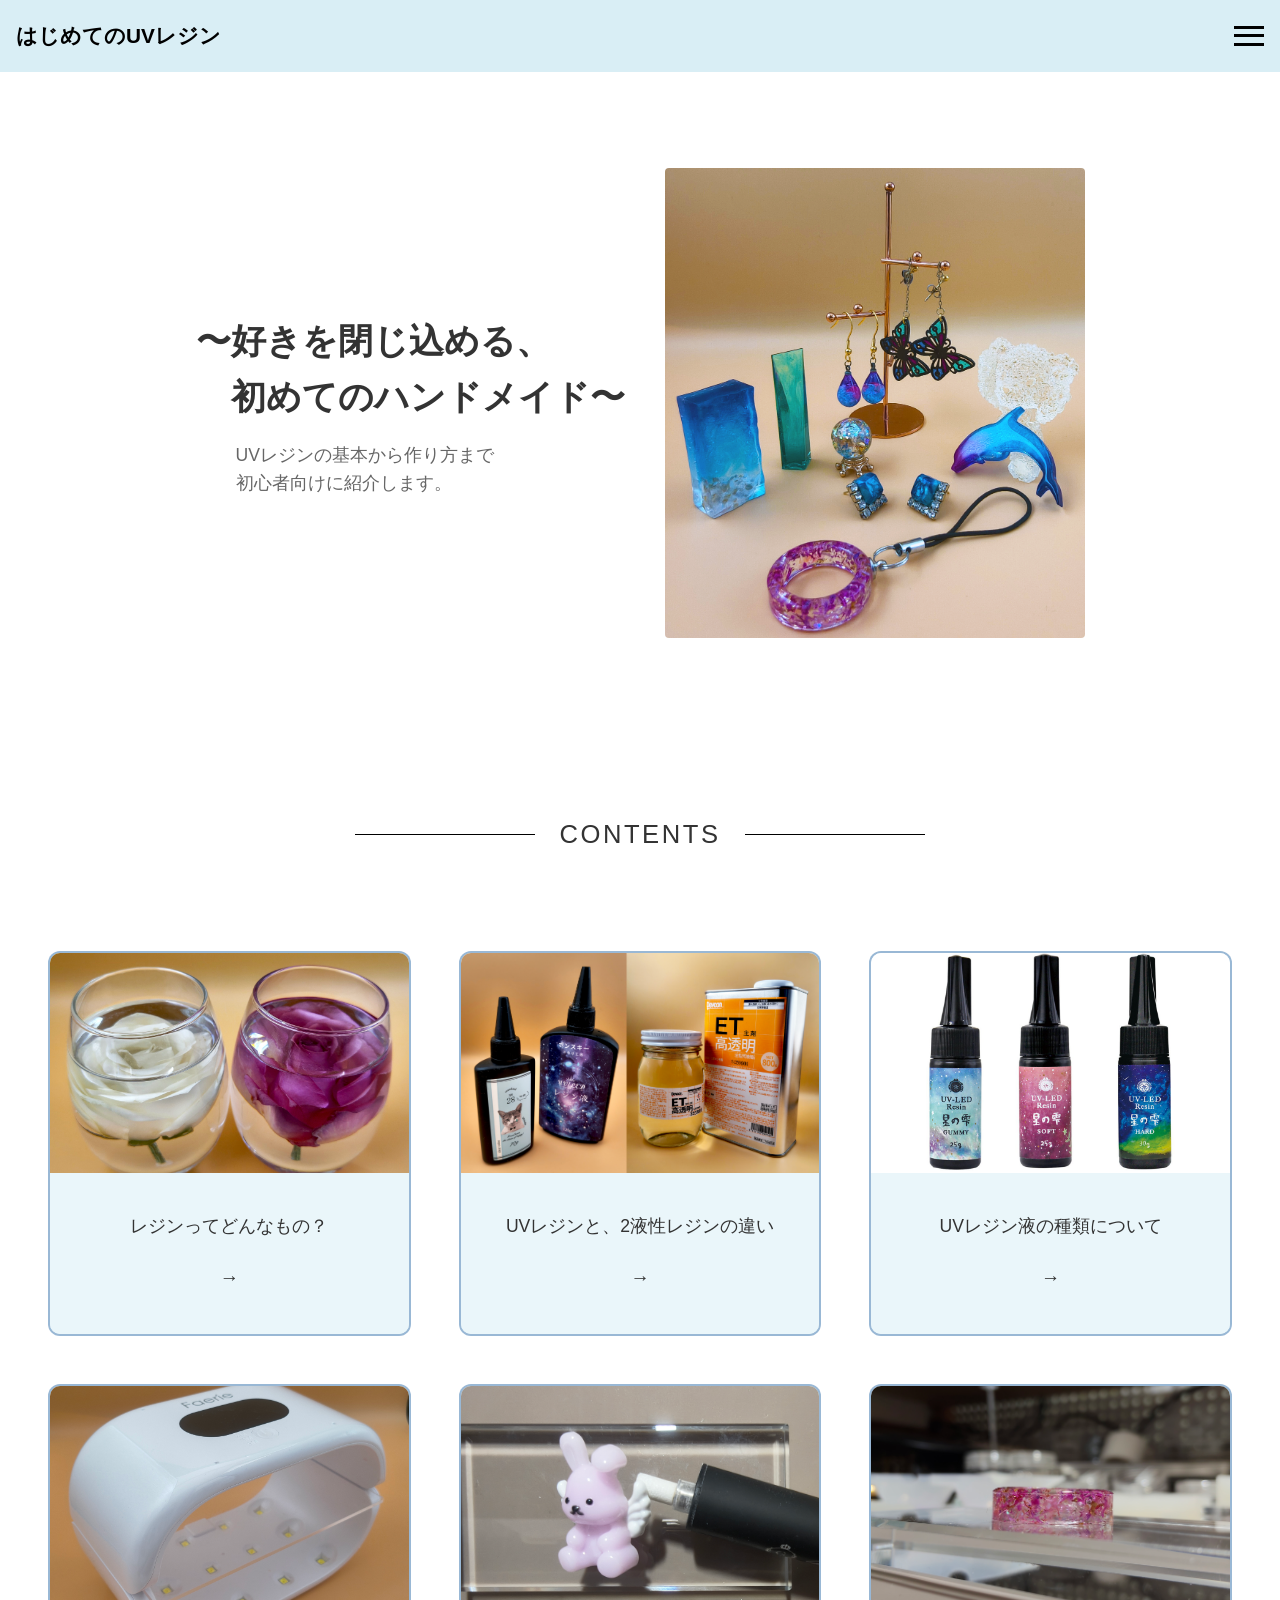
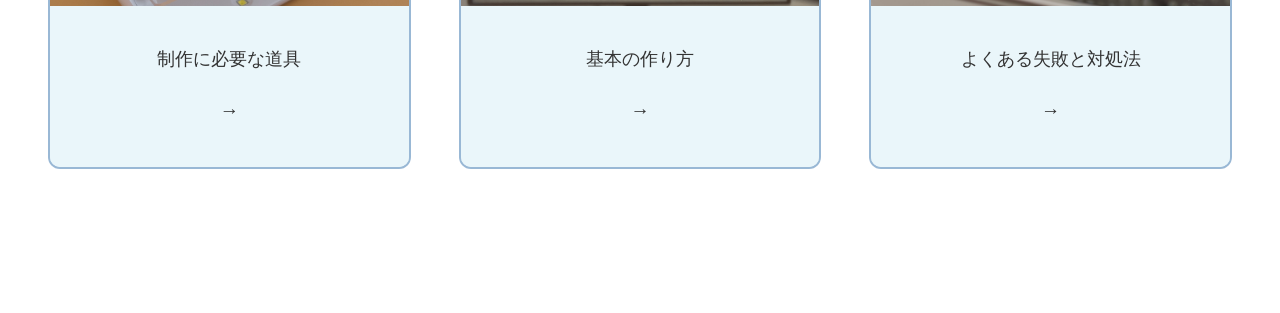
<file: index.html>
<!doctype html>
<html lang="ja">
  <head>
    <meta charset="UTF-8" />
    <meta name="viewport" content="width=device-width, initial-scale=1.0" />
    <title>はじめてのUVレジン</title>
    <link rel="stylesheet" href="css/top.css" />
  </head>

  <body>
    <header class="site-header">
      <h1 class="logo">はじめてのUVレジン</h1>

      <!-- 全ページ共通：オーバーレイ型円形メニュー -->
      <nav class="overlay-menu" id="overlayMenu">
        <!-- 閉じるボタン（×） -->
        <button class="close-btn" id="closeMenuBtn" aria-label="メニューを閉じる">&times;</button>

        <!-- メニューリンク一覧 -->
        <ul class="menu-links">
          <li><a href="rejinn.html">レジンってどんなもの？</a></li>
          <li>
            <a href="tigai.html">
              UVレジンと、2液性レジン
              <br />
              (エポキシレジン)の違い
            </a>
          </li>
          <li><a href="syurui.html">UVレジン液の種類について</a></li>
          <li><a href="dougu.html">制作に必要な道具</a></li>
          <li><a href="tukurikata.html">基本の作り方</a></li>
          <li><a href="sipai.html">よくある失敗と対処法</a></li>
        </ul>
      </nav>

      <button class="menu-btn" aria-label="メニュー">
        <span></span>
        <span></span>
        <span></span>
      </button>
    </header>

    <main class="site-main">
      <section class="main-visual">
        <div class="mv-text">
          <h2>
            〜好きを閉じ込める、
            <br />
            　初めてのハンドメイド〜
          </h2>
          <p>
            UVレジンの基本から作り方まで
            <br />
            初心者向けに紹介します。
          </p>
        </div>
        <div class="mv-image">
          <img src="img/sakuhinn1-1.png" alt="UVレジンのイメージ写真" />
        </div>
      </section>

      <section class="contents-section">
        <div class="section-title">
          <h2>CONTENTS</h2>
        </div>

        <div class="card-container">
          <a href="rejinn.html" class="card">
            <div class="card-img">
              <img src="img/hana2.png" alt="レジンってどんなもの？" />
            </div>
            <div class="card-body">
              <p>レジンってどんなもの？</p>
              <span class="arrow">→</span>
            </div>
          </a>

          <a href="tigai.html" class="card">
            <div class="card-img">
              <img src="img/rejin-nieki.png" alt="UVレジンと、2液性レジンの違い" />
            </div>
            <div class="card-body">
              <p>UVレジンと、2液性レジンの違い</p>
              <span class="arrow">→</span>
            </div>
          </a>

          <a href="syurui.html" class="card">
            <div class="card-img">
              <img src="img/rejinn3.png" alt="UVレジン液の種類について" />
            </div>
            <div class="card-body">
              <p>UVレジン液の種類について</p>
              <span class="arrow">→</span>
            </div>
          </a>

          <a href="dougu.html" class="card">
            <div class="card-img">
              <img src="img/right2.jpg" alt="制作に必要な道具" />
            </div>
            <div class="card-body">
              <p>制作に必要な道具</p>
              <span class="arrow">→</span>
            </div>
          </a>

          <a href="tukurikata.html" class="card">
            <div class="card-img">
              <img src="img/kezuri.jpg" alt="基本の作り方" />
            </div>
            <div class="card-body">
              <p>基本の作り方</p>
              <span class="arrow">→</span>
            </div>
          </a>

          <a href="sipai.html" class="card">
            <div class="card-img">
              <img src="img/pukuri.jpg" alt="よくある失敗と対処法" />
            </div>
            <div class="card-body">
              <p>よくある失敗と対処法</p>
              <span class="arrow">→</span>
            </div>
          </a>
        </div>
      </section>
    </main>

    <!-- ★ここにJavaScriptをまるごと追加します！ -->
    <script>
      // メニュー開閉の制御
      const menuBtn = document.querySelector(".menu-btn"); // 右上の三本線ボタン
      const closeMenuBtn = document.getElementById("closeMenuBtn"); // メニュー内の×ボタン
      const overlayMenu = document.getElementById("overlayMenu"); // メニュー本体

      // 三本線ボタンを押したらメニューを開く
      menuBtn.addEventListener("click", () => {
        overlayMenu.classList.add("open");
      });

      // ×ボタンを押したらメニューを閉じる
      closeMenuBtn.addEventListener("click", () => {
        overlayMenu.classList.remove("open");
      });

      // リンクを押したときにもメニューを閉じる
      document.querySelectorAll(".menu-links a").forEach((link) => {
        link.addEventListener("click", () => {
          overlayMenu.classList.remove("open");
        });
      });

      document.addEventListener("click", (event) => {
        const overlayMenu = document.querySelector(".overlay-menu");
        const menuBtn = document.querySelector(".menu-btn"); // ハンバーガーボタンのクラス名

        // メニューが現在開いている（openクラスがある）ときだけ処理する
        if (overlayMenu.classList.contains("open")) {
          /*
      クリックされた場所が「メニュー本体」でもなく、
      「メニューを開くボタン（とその中身）」でもない場合、メニューを閉じる
    */
          if (!overlayMenu.contains(event.target) && !menuBtn.contains(event.target)) {
            overlayMenu.classList.remove("open");
          }
        }
      });
    </script>
  </body>
</html>
</file>
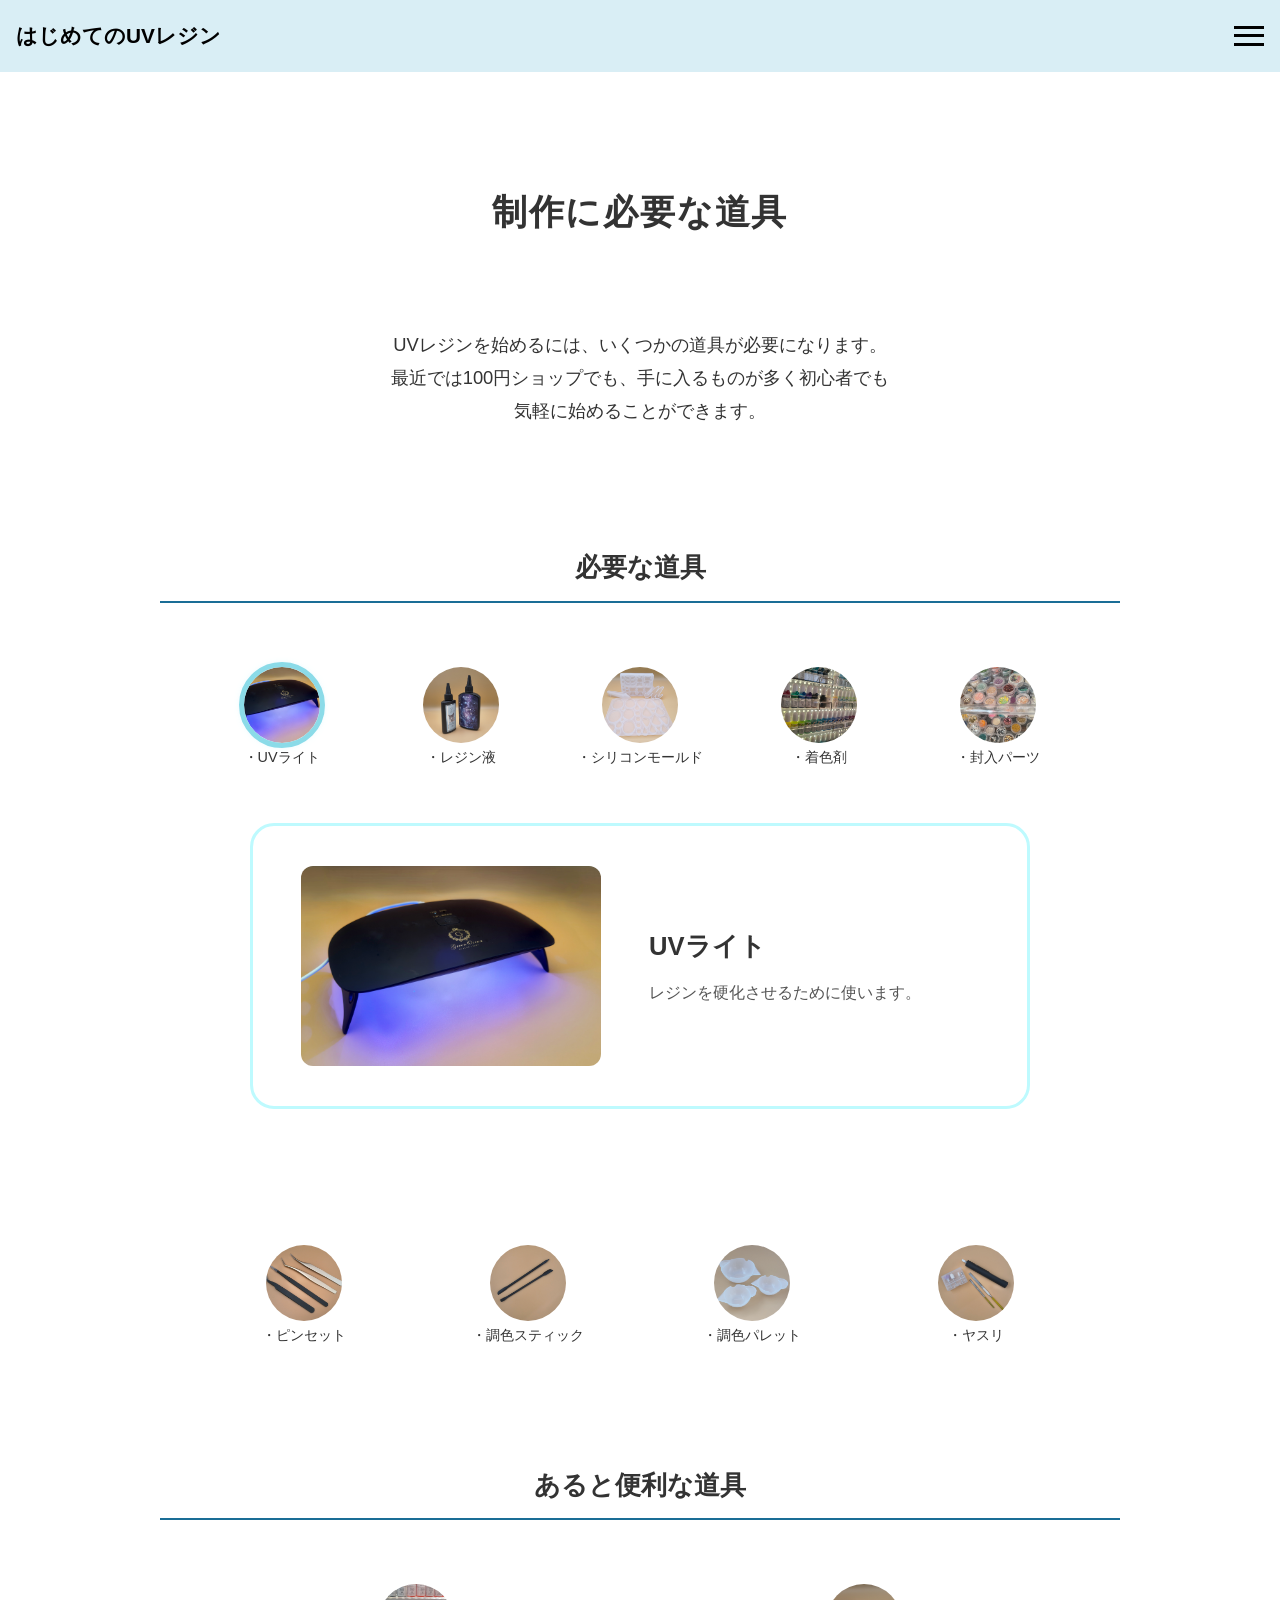
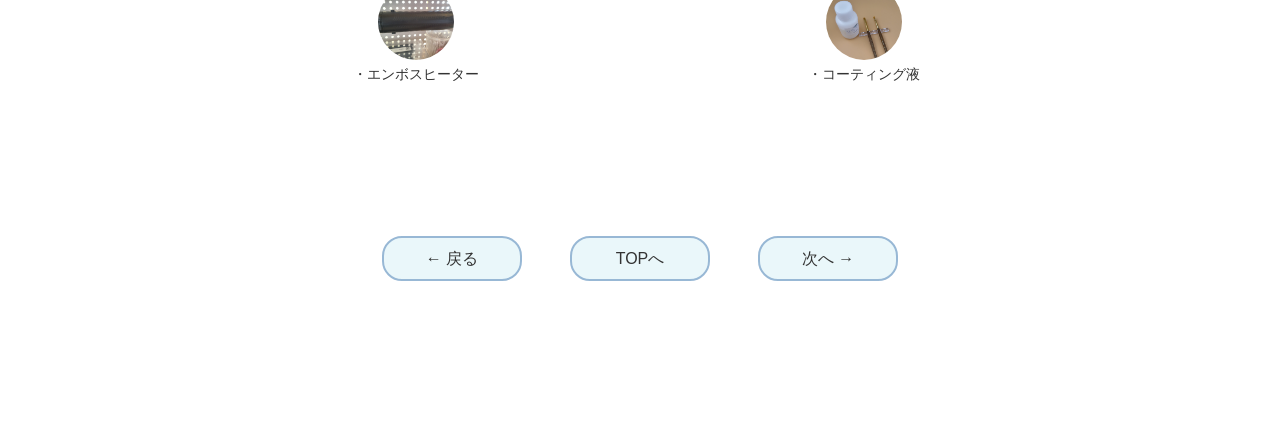
<file: dougu.html>
<!doctype html>
<html lang="ja">

<head>
  <meta charset="UTF-8" />
  <meta name="viewport" content="width=device-width, initial-scale=1.0" />
  <title>制作に必要な道具 | はじめてのUVレジン</title>
  <link rel="stylesheet" href="css/dougu.css" />
</head>

<body>
  <header class="site-header">
    <h1 class="logo"><a href="index.html" style="color: inherit">はじめてのUVレジン</a></h1>

    <!-- 全ページ共通：オーバーレイ型円形メニュー -->
    <nav class="overlay-menu" id="overlayMenu">
      <!-- 閉じるボタン（×） -->
      <button class="close-btn" id="closeMenuBtn" aria-label="メニューを閉じる">&times;</button>

      <!-- メニューリンク一覧 -->
      <ul class="menu-links">
        <li><a href="index.html">TOP</a></li>
        <li><a href="rejinn.html">レジンってどんなもの？</a></li>
        <li>
          <a href="tigai.html">
            UVレジンと、2液性レジン
            <br />
            (エポキシレジン)の違い
          </a>
        </li>
        <li><a href="syurui.html">UVレジン液の種類について</a></li>
        <li><a href="tukurikata.html">基本の作り方</a></li>
        <li><a href="sipai.html">よくある失敗と対処法</a></li>
      </ul>
    </nav>

    <button class="menu-btn" aria-label="メニュー">
      <span></span>
      <span></span>
      <span></span>
    </button>
  </header>

  <main class="site-main">
    <article class="detail-page">
      <!-- 導入部分 -->
      <section class="detail-intro">
        <h2 class="detail-title">制作に必要な道具</h2>
        <p class="detail-lead-text">
          UVレジンを始めるには、いくつかの道具が必要になります。
          <br />
          最近では100円ショップでも、手に入るものが多く初心者でも
          <br />
          気軽に始めることができます。
        </p>
      </section>

      <!-- セクション：必要な道具 -->
      <section class="tools-section">
        <h3 class="section-subtitle">必要な道具</h3>

        <!-- 【上段行】 -->
        <div class="tool-row" id="row-upper">
          <div class="items-grid grid-5">
            <button class="item-node active" data-id="uv-light">
              <div class="circle-image">
                <img src="img/right1-3.png" alt="UVライト" />
              </div>
              <span class="item-label">・UVライト</span>
            </button>
            <button class="item-node" data-id="resin-liquid">
              <div class="circle-image">
                <img src="img/rejin2-2.png" alt="レジン液" />
              </div>
              <span class="item-label">・レジン液</span>
            </button>
            <button class="item-node" data-id="silicone-mold">
              <div class="circle-image">
                <img src="img/mold1-2.png" alt="シリコンモールド" />
              </div>
              <span class="item-label">・シリコンモールド</span>
            </button>
            <button class="item-node" data-id="colorant">
              <div class="circle-image">
                <img src="img/chakusyoku.jpg" alt="着色剤" />
              </div>
              <span class="item-label">・着色剤</span>
            </button>
            <button class="item-node" data-id="parts">
              <div class="circle-image">
                <img src="img/huunyuu.jpg" alt="封入パーツ" />
              </div>
              <span class="item-label">・封入パーツ</span>
            </button>
          </div>
        </div>

        <!-- 【下段行】 -->
        <div class="tool-row" id="row-lower">
          <div class="items-grid grid-4">
            <button class="item-node" data-id="tweezers">
              <div class="circle-image">
                <img src="img/pinset1-1.jpg" alt="ピンセット" />
              </div>
              <span class="item-label">・ピンセット</span>
            </button>
            <button class="item-node" data-id="stick">
              <div class="circle-image">
                <img src="img/sutick.jpg" alt="調色スティック" />
              </div>
              <span class="item-label">・調色スティック</span>
            </button>
            <button class="item-node" data-id="palette">
              <div class="circle-image">
                <img src="img/paretto.png" alt="調色パレット" />
              </div>
              <span class="item-label">・調色パレット</span>
            </button>
            <button class="item-node" data-id="file">
              <div class="circle-image">
                <img src="img/yasuri.jpg" alt="ヤスリ" />
              </div>
              <span class="item-label">・ヤスリ</span>
            </button>
          </div>
        </div>
      </section>

      <!-- セクション：あると便利な道具 -->
      <section class="tools-section">
        <h3 class="section-subtitle">あると便利な道具</h3>
        <div class="tool-row" id="row-convenient">
          <div class="items-grid grid-convenient">
            <button class="item-node" data-id="emboss-heater">
              <div class="circle-image">
                <img src="img/hiter.jpg" alt="エンボスヒーター" />
              </div>
              <span class="item-label">・エンボスヒーター</span>
            </button>
            <button class="item-node" data-id="coating-liquid">
              <div class="circle-image">
                <img src="img/koting.jpg" alt="コーティング液" />
              </div>
              <span class="item-label">・コーティング液</span>
            </button>
          </div>
        </div>
      </section>

      <!-- 共通詳細カード本体（初期状態ではHTML上のどこにも属さず、JSで配置します） -->
      <div class="detail-panel" id="detailPanel" style="display: none">
        <div class="panel-image-wrapper">
          <div class="panel-placeholder" id="panelImage">
            <img id="panelImg" src="img/right1-3.png" alt="UVライト" />
          </div>
        </div>
        <div class="panel-content">
          <h4 class="panel-title" id="panelTitle">UVライト</h4>
          <p class="panel-desc" id="panelDesc">レジンを硬化させるために使います。</p>
        </div>
      </div>

      <!-- ページ下部共通ナビゲーション -->
      <div class="page-navigation">
        <a href="syurui.html" class="nav-btn btn-secondary">&larr; 戻る</a>
        <a href="index.html" class="nav-btn btn-secondary">TOPへ</a>
        <a href="tukurikata.html" class="nav-btn btn-primary">次へ &rarr;</a>
      </div>
    </article>
  </main>

  <!-- 道具切り替えスクリプト -->
  <script>
    const toolData = {
      "uv-light": {
        title: "UVライト",
        desc: "レジンを硬化させるために使います。",
        img: "img/right1-3.png",
      },
      "resin-liquid": {
        title: "レジン液",
        desc: "作品の主役となる紫外線硬化樹脂液です。",
        img: "img/rejin2-2.png",
      },
      "silicone-mold": {
        title: "シリコンモールド",
        desc: "レジン液を流し込んで型を形作るシリコン製の型です。",
        img: "img/mold1-2.png",
      },
      colorant: {
        title: "着色剤",
        desc: "レジン液に混ぜて好みの色をつけるための専用液体・粉末です。",
        img: "img/chakusyoku.jpg",
      },
      parts: {
        title: "封入パーツ",
        desc: "レジンの中に閉じ込めるラメやドライフラワーなどの飾りです。",
        img: "img/huunyuu.jpg",
      },
      tweezers: {
        title: "ピンセット",
        desc: "細かいパーツを狙った場所に配置する時に必須の道具です。",
        img: "img/pinset1-1.jpg",
      },
      stick: {
        title: "調色スティック",
        desc: "レジン液と着色剤を混ぜたり、気泡を潰したりする棒です。",
        img: "img/sutick.png",
      },
      palette: {
        title: "調色パレット",
        desc: "レジン液に色を混ぜ合わせるためのシリコン製の小皿です。",
        img: "img/paretto.png",
      },
      file: {
        title: "ヤスリ",
        desc: "硬化後にバリ（はみ出たトゲ）を削って滑らかに仕上げます。",
        img: "img/yasuri.jpg",
      },
      "emboss-heater": {
        title: "エンボスヒーター",
        desc: "レジン液に熱を当てることで、細かな気泡を綺麗に飛ばせる道具です。",
        img: "img/hiter.jpg",
      },
      "coating-liquid": {
        title: "コーティング液",
        desc: "作品の仕上げに塗り、ツヤ出しや表面のベタつきを抑える液です。",
        img: "img/koting.jpg",
      },
    };

    const nodes = document.querySelectorAll(".item-node");
    const panel = document.getElementById("detailPanel");
    const panelTitle = document.getElementById("panelTitle");
    const panelDesc = document.getElementById("panelDesc");
    const panelImg = document.getElementById("panelImg");

    nodes.forEach((node) => {
      node.addEventListener("click", () => {
        nodes.forEach((n) => n.classList.remove("active"));
        node.classList.add("active");

        const id = node.getAttribute("data-id");
        if (toolData[id]) {
          panelTitle.textContent = toolData[id].title;
          panelDesc.textContent = toolData[id].desc;

          if (panelImg) {
            panelImg.src = toolData[id].img;
            panelImg.alt = toolData[id].title;
          }

          // ★クリックされたアイコンが所属している「行（.tool-row）」を取得
          const parentRow = node.closest(".tool-row");

          // その行の末尾に詳細カードを引っ越しさせる
          parentRow.appendChild(panel);
          panel.style.display = "flex"; // パネルを表示
        }
      });
    });

    // 初期起動時につねに「UVライト（上段）」の下にカードを表示しておく処理
    window.addEventListener("DOMContentLoaded", () => {
      const defaultNode = document.querySelector('[data-id="uv-light"]');
      if (defaultNode) {
        const parentRow = defaultNode.closest(".tool-row");
        parentRow.appendChild(panel);
        panel.style.display = "flex";
      }
    });

    // メニュー開閉の制御
    const menuBtn = document.querySelector(".menu-btn"); // 右上の三本線ボタン
    const closeMenuBtn = document.getElementById("closeMenuBtn"); // メニュー内の×ボタン
    const overlayMenu = document.getElementById("overlayMenu"); // メニュー本体

    // 三本線ボタンを押したらメニューを開く
    menuBtn.addEventListener("click", () => {
      overlayMenu.classList.add("open");
    });

    // ×ボタンを押したらメニューを閉じる
    closeMenuBtn.addEventListener("click", () => {
      overlayMenu.classList.remove("open");
    });

    // リンクを押したときにもメニューを閉じる
    document.querySelectorAll(".menu-links a").forEach((link) => {
      link.addEventListener("click", () => {
        overlayMenu.classList.remove("open");
      });
    });

    document.addEventListener("click", (event) => {
      const overlayMenu = document.querySelector(".overlay-menu");
      const menuBtn = document.querySelector(".menu-btn"); // ハンバーガーボタンのクラス名

      // メニューが現在開いている（openクラスがある）ときだけ処理する
      if (overlayMenu.classList.contains("open")) {
        if (!overlayMenu.contains(event.target) && !menuBtn.contains(event.target)) {
          overlayMenu.classList.remove("open");
        }
      }
    });
  </script>
</body>

</html>
</file>
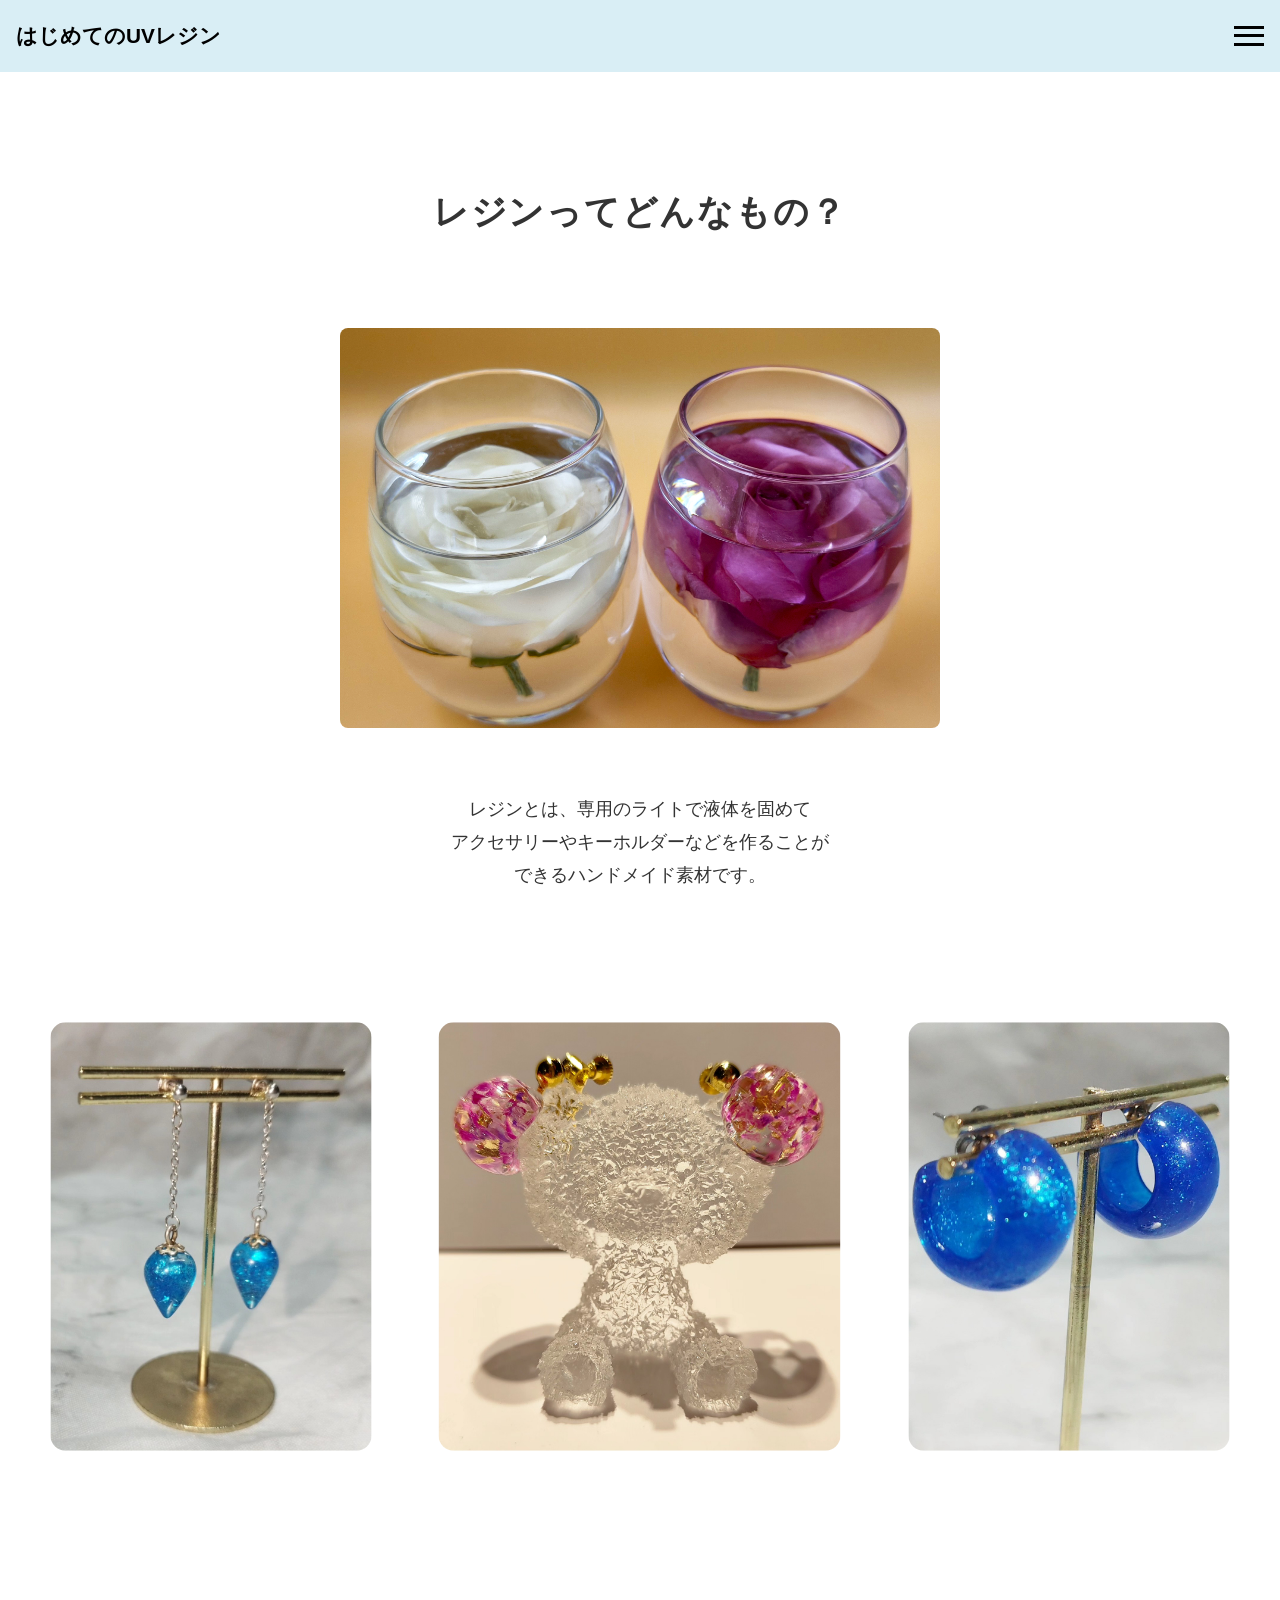
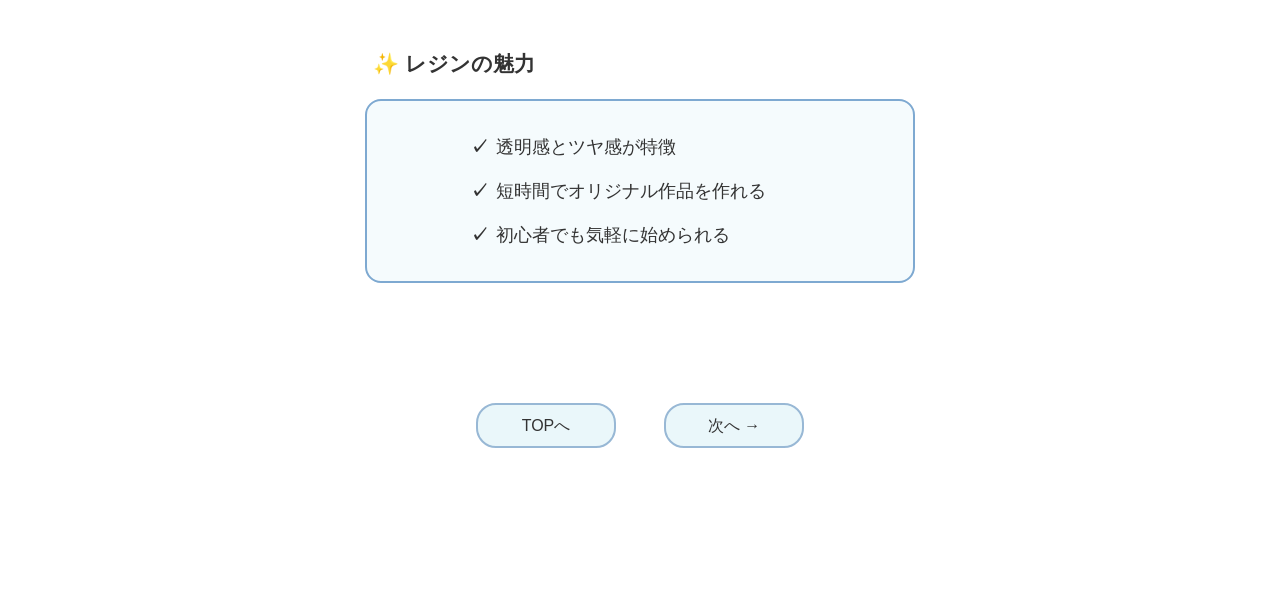
<file: rejinn.html>
<!doctype html>
<html lang="ja">
  <head>
    <meta charset="UTF-8" />
    <meta name="viewport" content="width=device-width, initial-scale=1.0" />
    <title>レジンってどんなもの？ | はじめてのUVレジン</title>
    <link rel="stylesheet" href="css/rejinn.css" />
  </head>
  <body>
    <header class="site-header">
      <h1 class="logo"><a href="index.html" style="color: inherit">はじめてのUVレジン</a></h1>

      <!-- 全ページ共通：オーバーレイ型円形メニュー -->
      <nav class="overlay-menu" id="overlayMenu">
        <!-- 閉じるボタン（×） -->
        <button class="close-btn" id="closeMenuBtn" aria-label="メニューを閉じる">&times;</button>

        <!-- メニューリンク一覧 -->
        <ul class="menu-links">
          <li><a href="index.html">TOP</a></li>
          <li>
            <a href="tigai.html">
              UVレジンと、2液性レジン
              <br />
              (エポキシレジン)の違い
            </a>
          </li>
          <li><a href="syurui.html">UVレジン液の種類について</a></li>
          <li><a href="dougu.html">制作に必要な道具</a></li>
          <li><a href="tukurikata.html">基本の作り方</a></li>
          <li><a href="sipai.html">よくある失敗と対処法</a></li>
        </ul>
      </nav>

      <button class="menu-btn" aria-label="メニュー">
        <span></span>
        <span></span>
        <span></span>
      </button>
    </header>

    <main class="site-main">
      <article class="detail-page">
        <section class="detail-intro">
          <h2 class="detail-title">レジンってどんなもの？</h2>
          <div class="detail-main-img">
            <img src="img/hana2.png" alt="レジンとは" />
          </div>
          <p class="detail-lead-text">
            レジンとは、専用のライトで液体を固めて
            <br class="pc-only" />
            アクセサリーやキーホルダーなどを作ることが
            <br class="pc-only" />
            できるハンドメイド素材です。
          </p>
        </section>

        <section class="detail-gallery">
          <div class="gallery-item"><img src="img/pias1-2.jpg" alt="ギャラリー画像1" /></div>
          <div class="gallery-item"><img src="img/pias3-1.jpg" alt="ギャラリー画像2" /></div>
          <div class="gallery-item"><img src="img/pias2-3.jpg" alt="ギャラリー画像3" /></div>
        </section>

        <section class="charm-section">
          <h3 class="charm-title">✨ レジンの魅力</h3>
          <div class="charm-box">
            <ul class="charm-list">
              <li>
                <span>✓</span>
                透明感とツヤ感が特徴
              </li>
              <li>
                <span>✓</span>
                短時間でオリジナル作品を作れる
              </li>
              <li>
                <span>✓</span>
                初心者でも気軽に始められる
              </li>
            </ul>
          </div>
        </section>

        <div class="page-navigation">
          <a href="index.html" class="nav-btn btn-secondary">TOPへ</a>
          <a href="tigai.html" class="nav-btn btn-primary">次へ &rarr;</a>
        </div>
      </article>
    </main>

    <!-- ★ここにJavaScriptをまるごと追加します！ -->
    <script>
      // メニュー開閉の制御
      const menuBtn = document.querySelector(".menu-btn"); // 右上の三本線ボタン
      const closeMenuBtn = document.getElementById("closeMenuBtn"); // メニュー内の×ボタン
      const overlayMenu = document.getElementById("overlayMenu"); // メニュー本体

      // 三本線ボタンを押したらメニューを開く
      menuBtn.addEventListener("click", () => {
        overlayMenu.classList.add("open");
      });

      // ×ボタンを押したらメニューを閉じる
      closeMenuBtn.addEventListener("click", () => {
        overlayMenu.classList.remove("open");
      });

      // リンクを押したときにもメニューを閉じる
      document.querySelectorAll(".menu-links a").forEach((link) => {
        link.addEventListener("click", () => {
          overlayMenu.classList.remove("open");
        });
      });

      document.addEventListener("click", (event) => {
        const overlayMenu = document.querySelector(".overlay-menu");
        const menuBtn = document.querySelector(".menu-btn"); // ハンバーガーボタンのクラス名

        // メニューが現在開いている（openクラスがある）ときだけ処理する
        if (overlayMenu.classList.contains("open")) {
          /*
      クリックされた場所が「メニュー本体」でもなく、
      「メニューを開くボタン（とその中身）」でもない場合、メニューを閉じる
    */
          if (!overlayMenu.contains(event.target) && !menuBtn.contains(event.target)) {
            overlayMenu.classList.remove("open");
          }
        }
      });
    </script>
  </body>
</html>
</file>
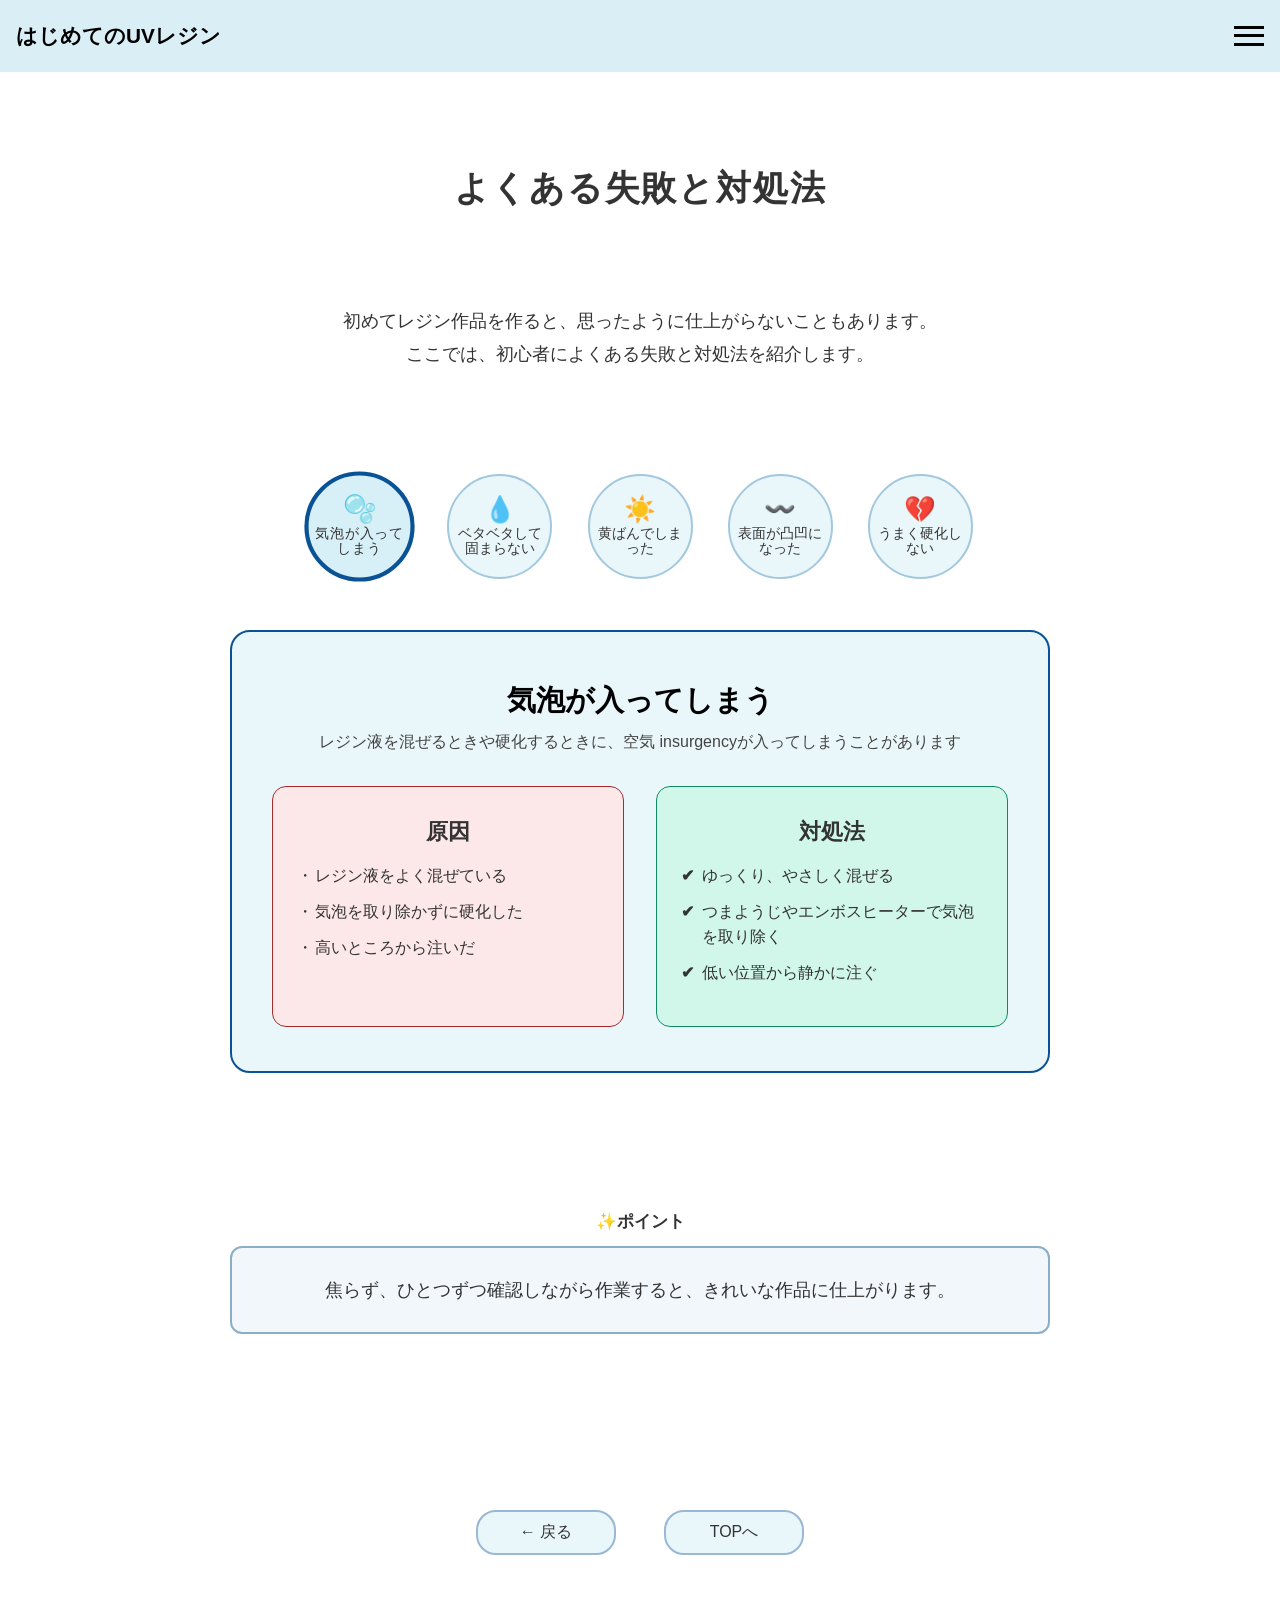
<file: sipai.html>
<!doctype html>
<html lang="ja">

<head>
    <meta charset="UTF-8" />
    <meta name="viewport" content="width=device-width, initial-scale=1.0" />
    <title>よくある失敗と対処法 | はじめてのUVレジン</title>
    <link rel="stylesheet" href="css/sipai.css" />
</head>

<body>
    <!-- 全ページ共通ヘッダー -->
    <header class="site-header">
        <h1 class="logo"><a href="index.html" style="color: inherit">はじめてのUVレジン</a></h1>

        <!-- 全ページ共通：オーバーレイ型円形メニュー -->
        <nav class="overlay-menu" id="overlayMenu">
            <button class="close-btn" id="closeMenuBtn" aria-label="メニューを閉じる">&times;</button>
            <ul class="menu-links">
                <li><a href="index.html">TOP</a></li>
                <li><a href="rejinn.html">レジンってどんなもの？</a></li>
                <li>
                    <a href="tigai.html">
                        UVレジンと、2液性レジン<br />(エポキシレジン)の違い
                    </a>
                </li>
                <li><a href="syurui.html">UVレジン液の種類について</a></li>
                <li><a href="dougu.html">制作に必要な道具</a></li>
                <li><a href="tukurikata.html">基本の作り方</a></li>
            </ul>
        </nav>

        <button class="menu-btn" aria-label="メニュー">
            <span></span>
            <span></span>
            <span></span>
        </button>
    </header>

    <main class="site-main">
        <article class="detail-page">
            <!-- 導入部分 -->
            <section class="detail-intro">
                <h2 class="detail-title">よくある失敗と対処法</h2>
                <p class="detail-lead-text">
                    初めてレジン作品を作ると、思ったように仕上がらないこともあります。<br />
                    ここでは、初心者によくある失敗と対処法を紹介します。
                </p>
            </section>

            <!-- 丸アイコン選択エリア（5種類） -->
            <section class="trouble-selector">
                <button class="circle-btn active" data-target="bubble">
                    <span class="icon-emoji">🫧</span>
                    <span class="circle-label">気泡が入ってしまう</span>
                </button>
                <button class="circle-btn" data-target="sticky">
                    <span class="icon-emoji">💧</span>
                    <span class="circle-label">ベタベタして固まらない</span>
                </button>
                <button class="circle-btn" data-target="yellow">
                    <span class="icon-emoji">☀️</span>
                    <span class="circle-label">黄ばんでしまった</span>
                </button>
                <button class="circle-btn" data-target="uneven">
                    <span class="icon-emoji">〰️</span>
                    <span class="circle-label">表面が凸凹になった</span>
                </button>
                <button class="circle-btn" data-target="uncured">
                    <span class="icon-emoji">💔</span>
                    <span class="circle-label">うまく硬化しない</span>
                </button>
            </section>

            <!-- 詳細表示エリア（選択に応じて切り替え） -->
            <section class="trouble-card-container">
                <!-- 1. 気泡が入ってしまう -->
                <div class="trouble-card active" id="trouble-bubble">
                    <h3 class="card-headline">気泡が入ってしまう</h3>
                    <p class="card-subtext">レジン液を混ぜるときや硬化するときに、空気 insurgencyが入ってしまうことがあります</p>
                    <div class="card-boxes">
                        <div class="info-box cause-box">
                            <h4 class="box-title">原因</h4>
                            <ul class="cause-list">
                                <li>レジン液をよく混ぜている</li>
                                <li>気泡を取り除かずに硬化した</li>
                                <li>高いところから注いだ</li>
                            </ul>
                        </div>
                        <div class="info-box remedy-box">
                            <h4 class="box-title">対処法</h4>
                            <ul class="remedy-list">
                                <li>ゆっくり、やさしく混ぜる</li>
                                <li>つまようじやエンボスヒーターで気泡を取り除く</li>
                                <li>低い位置から静かに注ぐ</li>
                            </ul>
                        </div>
                    </div>
                </div>

                <!-- 2. ベタベタして固まらない -->
                <div class="trouble-card" id="trouble-sticky">
                    <h3 class="card-headline">ベタベタして固まらない</h3>
                    <p class="card-subtext">レジンがうまく硬化せず、表面がベタベタしてしまう状態です</p>
                    <div class="card-boxes">
                        <div class="info-box cause-box">
                            <h4 class="box-title">原因</h4>
                            <ul class="cause-list">
                                <li>硬化時間が短い</li>
                                <li>レジン液・着色剤の量が多い</li>
                                <li>気温や湿度の高い環境で作業している</li>
                            </ul>
                        </div>
                        <div class="info-box remedy-box">
                            <h4 class="box-title">対処法</h4>
                            <ul class="remedy-list">
                                <li>硬化時間を長くする</li>
                                <li>レジン液・着色剤を適切な量にする</li>
                                <li>涼しい環境で作業する</li>
                            </ul>
                        </div>
                    </div>
                </div>

                <!-- 3. 黄ばんでしまう -->
                <div class="trouble-card" id="trouble-yellow">
                    <h3 class="card-headline">黄ばんでしまう</h3>
                    <p class="card-subtext">時間が経つと、レジンが黄色っぽく変色してしまうことがあります。</p>
                    <div class="card-boxes">
                        <div class="info-box cause-box">
                            <h4 class="box-title">原因</h4>
                            <ul class="cause-list">
                                <li>UVライトの光が強すぎる</li>
                                <li>レジン液に含まれる成分の影響</li>
                                <li>長時間、直射日光に当てている</li>
                            </ul>
                        </div>
                        <div class="info-box remedy-box">
                            <h4 class="box-title">対処法</h4>
                            <ul class="remedy-list">
                                <li>適切な時間でライトを照射する</li>
                                <li>黄ばみにくいレジン液を使う</li>
                                <li>直射日光を避けて保管する</li>
                            </ul>
                        </div>
                    </div>
                </div>

                <!-- 4. 表面が凸凹になった -->
                <div class="trouble-card" id="trouble-uneven">
                    <h3 class="card-headline">表面が凸凹になった</h3>
                    <p class="card-subtext">レジンの表面がデコボコになってしまう状態です</p>
                    <div class="card-boxes">
                        <div class="info-box cause-box">
                            <h4 class="box-title">原因</h4>
                            <ul class="cause-list">
                                <li>硬化前にホコリなどゴミが付いた</li>
                                <li>レジン液が均一に広がっていない</li>
                                <li>気泡が抜けきっていない</li>
                            </ul>
                        </div>
                        <div class="info-box remedy-box">
                            <h4 class="box-title">対処法</h4>
                            <ul class="remedy-list">
                                <li>作業前にホコリやゴミを取り除く</li>
                                <li>均一に広げる、後からコーティングして均一にする</li>
                                <li>気泡を抜いてから硬化する</li>
                            </ul>
                        </div>
                    </div>
                </div>

                <!-- 5. うまく硬化しない -->
                <div class="trouble-card" id="trouble-uncured">
                    <h3 class="card-headline">うまく硬化しない</h3>
                    <p class="card-subtext">レジンが固まらず、柔らかいままになってしまう状態です</p>
                    <div class="card-boxes">
                        <div class="info-box cause-box">
                            <h4 class="box-title">原因</h4>
                            <ul class="cause-list">
                                <li>硬化時間が短い</li>
                                <li>着色剤の量が多い</li>
                                <li>UVライトの出力が弱い</li>
                            </ul>
                        </div>
                        <div class="info-box remedy-box">
                            <h4 class="box-title">対処法</h4>
                            <ul class="remedy-list">
                                <li>硬化時間を長くする</li>
                                <li>着色剤を適量にする（目安:1・2滴）</li>
                                <li>強めのUVライトにする</li>
                            </ul>
                        </div>
                    </div>
                </div>
            </section>

            <!-- ✨ポイントエリア -->
            <section class="point-section">
                <h3 class="point-title">✨ポイント</h3>
                <div class="point-card">
                    <p>焦らず、ひとつずつ確認しながら作業すると、きれいな作品に仕上がります。</p>
                </div>
            </section>

            <!-- 共通ページ下部ナビゲーション -->
            <div class="page-navigation">
                <a href="tukurikata.html" class="nav-btn btn-secondary">&larr; 戻る</a>
                <a href="index.html" class="nav-btn btn-secondary">TOPへ</a>
            </div>
        </article>
    </main>

    <!-- JavaScript（開閉・切替スクリプト） -->
    <script>
        // 1. 丸アイコン切り替え処理
        const circleBtns = document.querySelectorAll(".circle-btn");
        const troubleCards = document.querySelectorAll(".trouble-card");

        circleBtns.forEach((btn) => {
            btn.addEventListener("click", () => {
                const targetId = btn.getAttribute("data-target");

                circleBtns.forEach((b) => b.classList.remove("active"));
                troubleCards.forEach((c) => c.classList.remove("active"));

                btn.classList.add("active");
                const targetCard = document.getElementById(`trouble-${targetId}`);
                if (targetCard) {
                    targetCard.classList.add("active");
                }
            });
        });

        // 2. メニュー開閉の制御（全ページ共通構造）
        const menuBtn = document.querySelector(".menu-btn");
        const closeMenuBtn = document.getElementById("closeMenuBtn");
        const overlayMenu = document.getElementById("overlayMenu");

        menuBtn.addEventListener("click", () => {
            overlayMenu.classList.add("open");
        });

        closeMenuBtn.addEventListener("click", () => {
            overlayMenu.classList.remove("open");
        });

        document.querySelectorAll(".menu-links a").forEach((link) => {
            link.addEventListener("click", () => {
                overlayMenu.classList.remove("open");
            });
        });

        document.addEventListener("click", (event) => {
            if (overlayMenu.classList.contains("open")) {
                if (!overlayMenu.contains(event.target) && !menuBtn.contains(event.target)) {
                    overlayMenu.classList.remove("open");
                }
            }
        });
    </script>
</body>

</html>
</file>
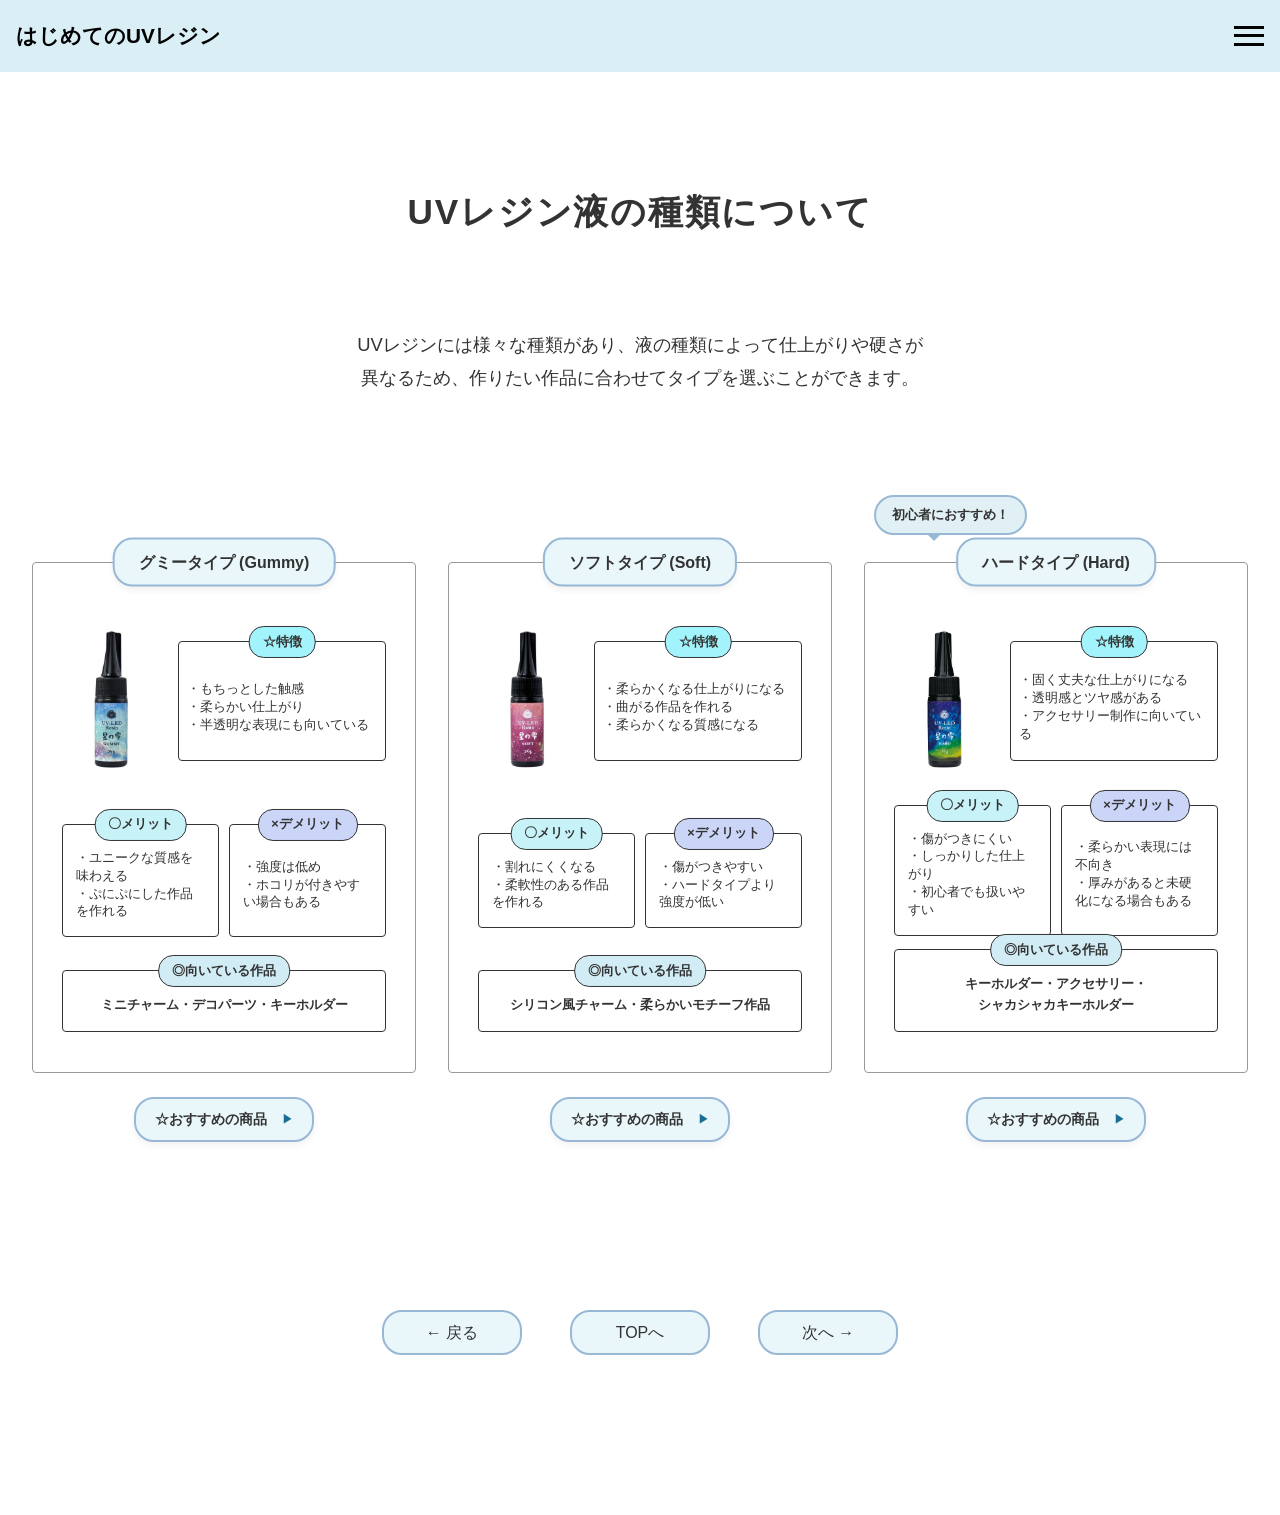
<file: syurui.html>
<!doctype html>
<html lang="ja">
  <head>
    <meta charset="UTF-8" />
    <meta name="viewport" content="width=device-width, initial-scale=1.0" />
    <title>レジン液の種類について | はじめてのUVレジン</title>
    <link rel="stylesheet" href="css/syurui.css" />
  </head>

  <body>
    <header class="site-header">
      <h1 class="logo"><a href="index.html" style="color: inherit">はじめてのUVレジン</a></h1>

      <!-- 全ページ共通：オーバーレイ型円形メニュー -->
      <nav class="overlay-menu" id="overlayMenu">
        <!-- 閉じるボタン（×） -->
        <button class="close-btn" id="closeMenuBtn" aria-label="メニューを閉じる">&times;</button>

        <!-- メニューリンク一覧 -->
        <ul class="menu-links">
          <li><a href="index.html">TOP</a></li>
          <li><a href="rejinn.html">レジンってどんなもの？</a></li>
          <li>
            <a href="tigai.html">
              UVレジンと、2液性レジン
              <br />
              (エポキシレジン)の違い
            </a>
          </li>
          <li><a href="dougu.html">制作に必要な道具</a></li>
          <li><a href="tukurikata.html">基本の作り方</a></li>
          <li><a href="sipai.html">よくある失敗と対処法</a></li>
        </ul>
      </nav>

      <button class="menu-btn" aria-label="メニュー">
        <span></span>
        <span></span>
        <span></span>
      </button>
    </header>

    <main class="site-main">
      <article class="detail-page">
        <section class="detail-intro">
          <h2 class="detail-title">UVレジン液の種類について</h2>
          <p class="detail-lead-text">
            UVレジンには様々な種類があり、液の種類によって仕上がりや硬さが
            <br />
            異なるため、作りたい作品に合わせてタイプを選ぶことができます。
          </p>
        </section>

        <!-- カードスライダー全体のラッパー -->
        <div class="slider-outer">
          <div class="slider-container" id="cardSlider">
            <!-- 1. グミータイプ -->
            <article class="card-item" data-index="0">
              <div class="card-badge info-gummy">グミータイプ (Gummy)</div>
              <div class="card-inner">
                <div class="card-top-row">
                  <div class="card-placeholder">
                    <img src="img/gumy.jpg" alt="グミータイプレジン液" />
                  </div>
                  <div class="card-spec">
                    <span class="spec-tag">☆特徴</span>
                    <p>
                      ・もちっとした触感
                      <br />
                      ・柔らかい仕上がり
                      <br />
                      ・半透明な表現にも向いている
                    </p>
                  </div>
                </div>
                <div class="card-middle-row">
                  <div class="spec-box box-merit">
                    <span class="box-tag tag-merit">〇メリット</span>
                    <p>
                      ・ユニークな質感を味わえる
                      <br />
                      ・ぷにぷにした作品を作れる
                    </p>
                  </div>
                  <div class="spec-box box-demerit">
                    <span class="box-tag tag-demerit">×デメリット</span>
                    <p>
                      ・強度は低め
                      <br />
                      ・ホコリが付きやすい場合もある
                    </p>
                  </div>
                </div>
                <div class="card-bottom-row">
                  <span class="bottom-tag">◎向いている作品</span>
                  <p class="bottom-desc">ミニチャーム・デコパーツ・キーホルダー</p>
                </div>
              </div>
              <a href="https://www.padico.co.jp/products/resin-pigments/resin/resin018.html" class="recommend-btn">
                ☆おすすめの商品
                <span>▶</span>
              </a>
            </article>

            <!-- 2. ソフトタイプ -->
            <article class="card-item" data-index="1">
              <div class="card-badge info-soft">ソフトタイプ (Soft)</div>
              <div class="card-inner">
                <div class="card-top-row">
                  <div class="card-placeholder">
                    <img src="img/soft.jpg" alt="ソフトタイプレジン液" />
                  </div>
                  <div class="card-spec">
                    <span class="spec-tag">☆特徴</span>
                    <p>
                      ・柔らかくなる仕上がりになる
                      <br />
                      ・曲がる作品を作れる
                      <br />
                      ・柔らかくなる質感になる
                    </p>
                  </div>
                </div>
                <div class="card-middle-row">
                  <div class="spec-box box-merit">
                    <span class="box-tag tag-merit">〇メリット</span>
                    <p>
                      ・割れにくくなる
                      <br />
                      ・柔軟性のある作品を作れる
                    </p>
                  </div>
                  <div class="spec-box box-demerit">
                    <span class="box-tag tag-demerit">×デメリット</span>
                    <p>
                      ・傷がつきやすい
                      <br />
                      ・ハードタイプより強度が低い
                    </p>
                  </div>
                </div>
                <div class="card-bottom-row">
                  <span class="bottom-tag">◎向いている作品</span>
                  <p class="bottom-desc">シリコン風チャーム・柔らかいモチーフ作品</p>
                </div>
              </div>
              <a href="https://www.padico.co.jp/products/resin-pigments/resin/resin017.html" class="recommend-btn">
                ☆おすすめの商品
                <span>▶</span>
              </a>
            </article>

            <!-- 3. ハードタイプ -->
            <article class="card-item" data-index="2">
              <span class="recommend-bubble">初心者におすすめ！</span>
              <div class="card-badge info-hard">ハードタイプ (Hard)</div>
              <div class="card-inner">
                <div class="card-top-row">
                  <div class="card-placeholder">
                    <img src="img/hard.jpg" alt="ハードタイプレジン液" />
                  </div>
                  <div class="card-spec">
                    <span class="spec-tag">☆特徴</span>
                    <p>
                      ・固く丈夫な仕上がりになる
                      <br />
                      ・透明感とツヤ感がある
                      <br />
                      ・アクセサリー制作に向いている
                    </p>
                  </div>
                </div>
                <div class="card-middle-row">
                  <div class="spec-box box-merit">
                    <span class="box-tag tag-merit">〇メリット</span>
                    <p>
                      ・傷がつきにくい
                      <br />
                      ・しっかりした仕上がり
                      <br />
                      ・初心者でも扱いやすい
                    </p>
                  </div>
                  <div class="spec-box box-demerit">
                    <span class="box-tag tag-demerit">×デメリット</span>
                    <p>
                      ・柔らかい表現には不向き
                      <br />
                      ・厚みがあると未硬化になる場合もある
                    </p>
                  </div>
                </div>
                <div class="card-bottom-row">
                  <span class="bottom-tag">◎向いている作品</span>
                  <p class="bottom-desc">
                    キーホルダー・アクセサリー・
                    <br />
                    シャカシャカキーホルダー
                  </p>
                </div>
              </div>
              <a href="https://www.padico.co.jp/products/resin-pigments/resin/resin013.html" class="recommend-btn">
                ☆おすすめの商品
                <span>▶</span>
              </a>
            </article>
          </div>

          <!-- スマホ用スライダーナビゲーション（矢印とドット） -->
          <div class="slider-nav">
            <button class="nav-arrow prev-arrow" id="prevBtn" aria-label="前へ">&#9664;</button>
            <div class="nav-dots" id="navDots">
              <span class="dot" data-target="0"></span>
              <span class="dot active" data-target="1"></span>
              <span class="dot" data-target="2"></span>
            </div>
            <button class="nav-arrow next-arrow" id="nextBtn" aria-label="次へ">&#9654;</button>
          </div>
        </div>

        <!-- ページ下部共通ナビゲーション -->
        <div class="page-navigation">
          <a href="tigai.html" class="nav-btn btn-secondary">&larr; 戻る</a>
          <a href="index.html" class="nav-btn btn-secondary">TOPへ</a>
          <a href="dougu.html" class="nav-btn btn-primary">次へ &rarr;</a>
        </div>
      </article>
    </main>

    <!-- スライダー動作用 JavaScript（拡大版最適化） -->
    <script>
      const slider = document.getElementById("cardSlider");
      const prevBtn = document.getElementById("prevBtn");
      const nextBtn = document.getElementById("nextBtn");
      const dots = document.querySelectorAll(".dot");
      const cards = document.querySelectorAll(".card-item");

      let currentIndex = 1; // 最初は真ん中の「ソフトタイプ」をアクティブに

      function updateSlider() {
        if (window.innerWidth < 768) {
          // スマホ時は真ん中にスライド移動
          const cardWidth = cards[0].offsetWidth;
          const offset = currentIndex * cardWidth;

          slider.scrollTo({
            left: offset,
            behavior: "smooth",
          });
        }

        // ドットのアクティブ表示更新
        dots.forEach((dot, idx) => {
          if (idx === currentIndex) {
            dot.classList.add("active");
          } else {
            dot.classList.remove("active");
          }
        });
      }

      // ループスライド処理 (0 ↔ 1 ↔ 2)
      nextBtn.addEventListener("click", () => {
        currentIndex = (currentIndex + 1) % cards.length;
        updateSlider();
      });

      prevBtn.addEventListener("click", () => {
        currentIndex = (currentIndex - 1 + cards.length) % cards.length;
        updateSlider();
      });

      dots.forEach((dot, index) => {
        dot.addEventListener("click", () => {
          currentIndex = index;
          updateSlider();
        });
      });

      // スワイプ・スクロール時のドット連動検出（スマホ用）
      let isScrolling;
      slider.addEventListener("scroll", () => {
        window.clearTimeout(isScrolling);
        isScrolling = setTimeout(() => {
          if (window.innerWidth < 768) {
            const cardWidth = cards[0].offsetWidth;
            const scrollLeft = slider.scrollLeft;

            // ★こちらも純粋にカードの幅だけで計算
            const approximateIndex = Math.round(scrollLeft / cardWidth);
            if (approximateIndex >= 0 && approximateIndex < cards.length) {
              currentIndex = approximateIndex;
              dots.forEach((dot, idx) => {
                dot.classList.toggle("active", idx === currentIndex);
              });
            }
          }
        }, 100);
      });

      // 初期位置調整（ソフトタイプを真ん中に）
      window.addEventListener("load", () => {
        setTimeout(() => {
          updateSlider();
        }, 100);
      });

      window.addEventListener("resize", () => {
        updateSlider();
      });

      // メニュー開閉の制御
      const menuBtn = document.querySelector(".menu-btn"); // 右上の三本線ボタン
      const closeMenuBtn = document.getElementById("closeMenuBtn"); // メニュー内の×ボタン
      const overlayMenu = document.getElementById("overlayMenu"); // メニュー本体

      // 三本線ボタンを押したらメニューを開く
      menuBtn.addEventListener("click", () => {
        overlayMenu.classList.add("open");
      });

      // ×ボタンを押したらメニューを閉じる
      closeMenuBtn.addEventListener("click", () => {
        overlayMenu.classList.remove("open");
      });

      // リンクを押したときにもメニューを閉じる
      document.querySelectorAll(".menu-links a").forEach((link) => {
        link.addEventListener("click", () => {
          overlayMenu.classList.remove("open");
        });
      });

      document.addEventListener("click", (event) => {
        const overlayMenu = document.querySelector(".overlay-menu");
        const menuBtn = document.querySelector(".menu-btn"); // ハンバーガーボタンのクラス名

        // メニューが現在開いている（openクラスがある）ときだけ処理する
        if (overlayMenu.classList.contains("open")) {
          /*
    クリックされた場所が「メニュー本体」でもなく、
    「メニューを開くボタン（とその中身）」でもない場合、メニューを閉じる
  */
          if (!overlayMenu.contains(event.target) && !menuBtn.contains(event.target)) {
            overlayMenu.classList.remove("open");
          }
        }
      });
    </script>
  </body>
</html>
</file>
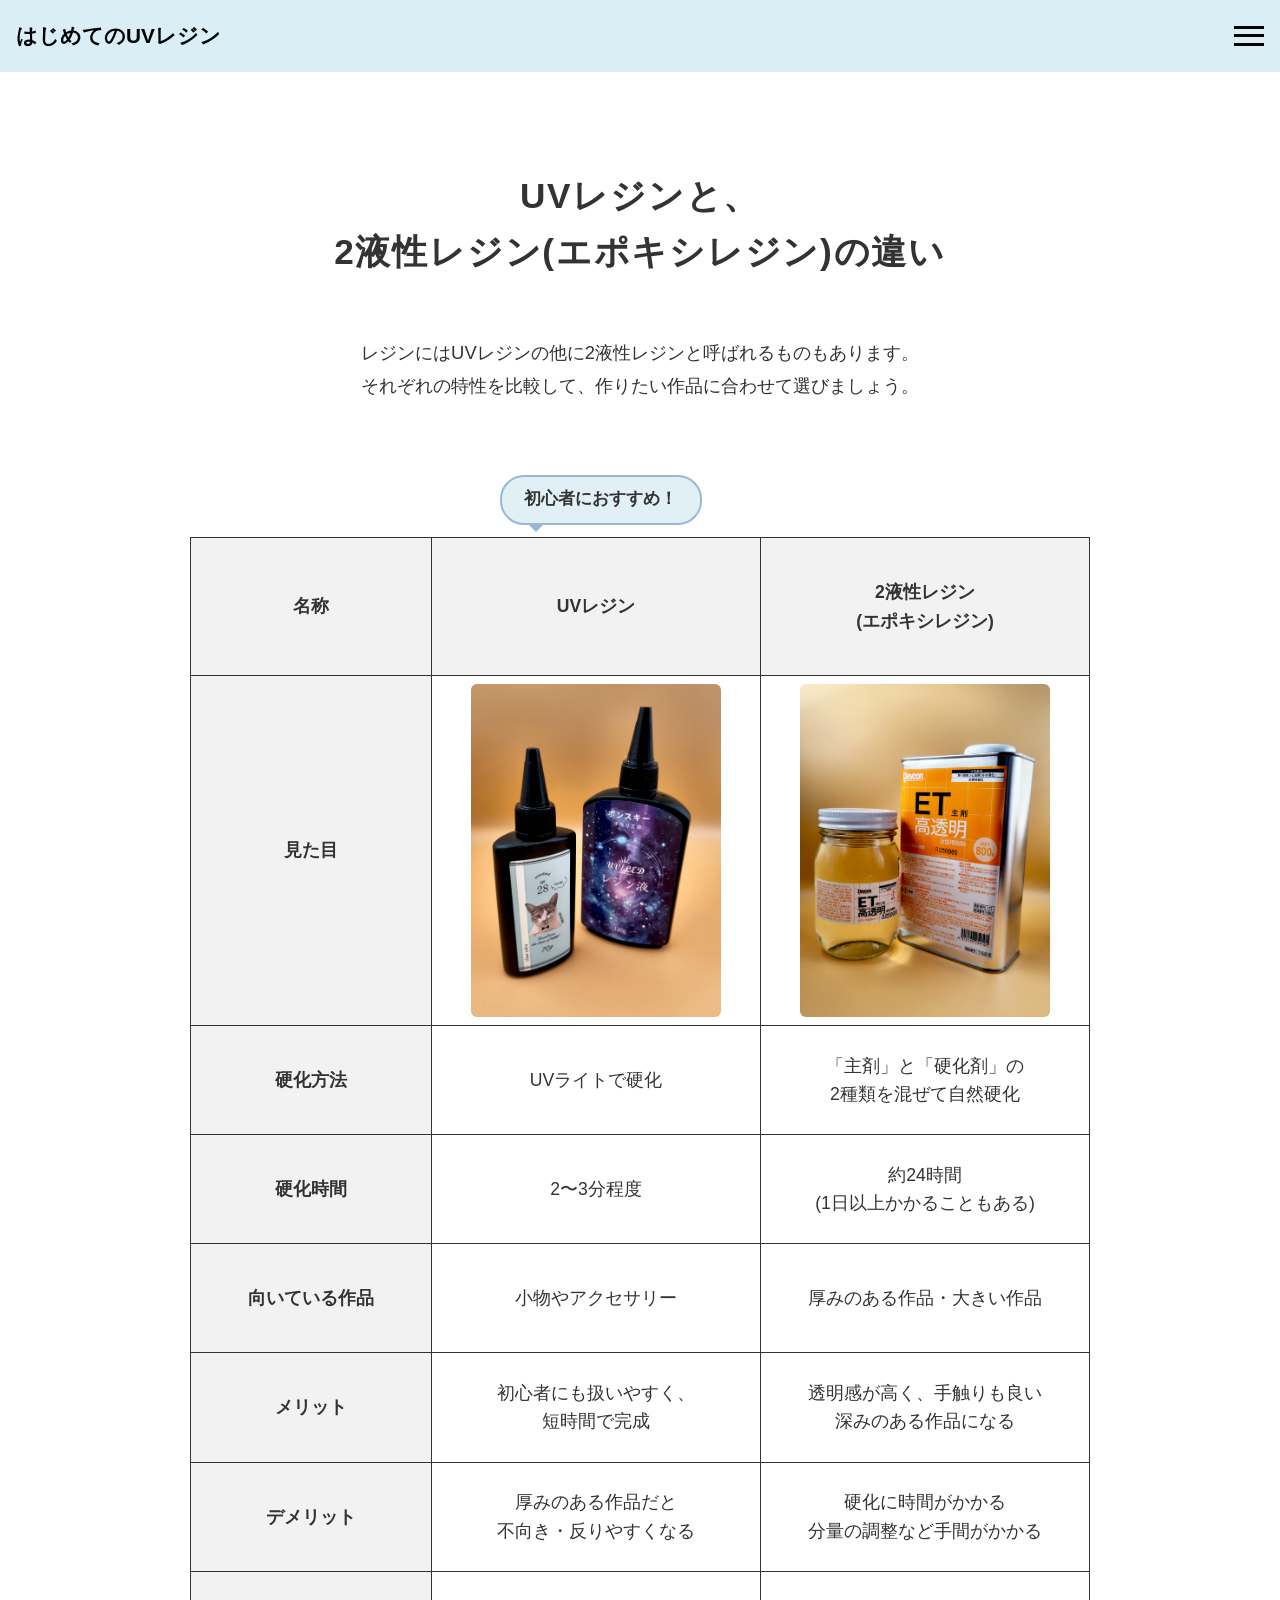
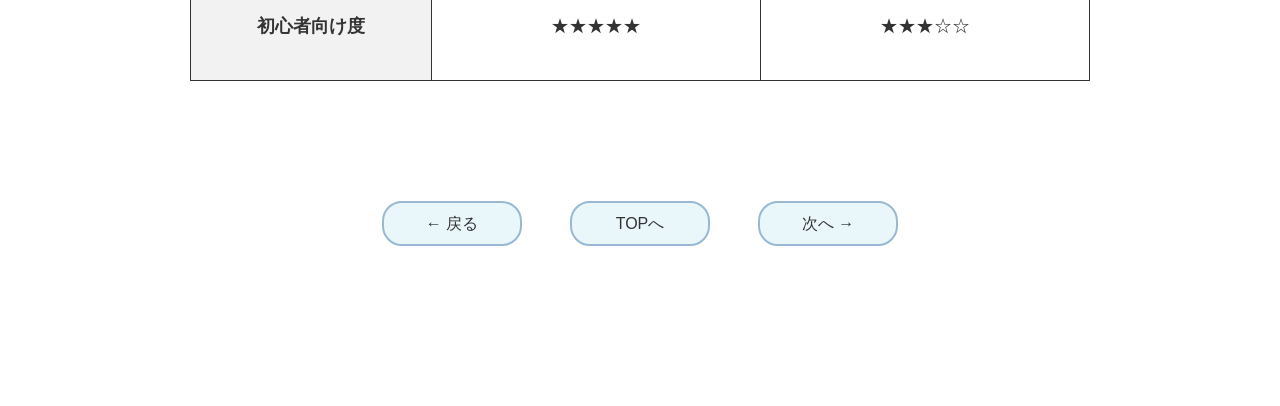
<file: tigai.html>
<!doctype html>
<html lang="ja">
  <head>
    <meta charset="UTF-8" />
    <meta name="viewport" content="width=device-width, initial-scale=1.0" />
    <title>レジンってどんなもの？ | はじめてのUVレジン</title>
    <link rel="stylesheet" href="css/tigai.css" />
  </head>
  <body>
    <header class="site-header">
      <h1 class="logo"><a href="index.html" style="color: inherit">はじめてのUVレジン</a></h1>

      <!-- 全ページ共通：オーバーレイ型円形メニュー -->
      <nav class="overlay-menu" id="overlayMenu">
        <!-- 閉じるボタン（×） -->
        <button class="close-btn" id="closeMenuBtn" aria-label="メニューを閉じる">&times;</button>

        <!-- メニューリンク一覧 -->
        <ul class="menu-links">
          <li><a href="index.html">TOP</a></li>
          <li><a href="rejinn.html">レジンってどんなもの？</a></li>
          <li><a href="syurui.html">UVレジン液の種類について</a></li>
          <li><a href="dougu.html">制作に必要な道具</a></li>
          <li><a href="tukurikata.html">基本の作り方</a></li>
          <li><a href="sipai.html">よくある失敗と対処法</a></li>
        </ul>
      </nav>

      <button class="menu-btn" aria-label="メニュー">
        <span></span>
        <span></span>
        <span></span>
      </button>
    </header>

    <main class="site-main">
      <article class="detail-page">
        <section class="comparison-section">
          <section class="detail-intro">
            <h2 class="detail-title">
              UVレジンと、
              <br />
              2液性レジン(エポキシレジン)の違い
            </h2>

            <p class="detail-lead-text">
              レジンにはUVレジンの他に2液性レジンと呼ばれるものもあります。
              <br />
              それぞれの特性を比較して、作りたい作品に合わせて選びましょう。
            </p>
          </section>

          <div class="table-wrapper">
            <table class="comparison-table">
              <thead>
                <tr>
                  <th>名称</th>
                  <div class="recommend-bubble">初心者におすすめ！</div>
                  <th>UVレジン</th>
                  <th>
                    2液性レジン
                    <br />
                    (エポキシレジン)
                  </th>
                </tr>
              </thead>
              <tbody>
                <tr>
                  <th>見た目</th>
                  <td>
                    <div class="table-img"><img src="img/rejin.png" alt="ギャラリー画像1" /></div>
                  </td>
                  <td class="image-cell">
                    <div class="image-container">
                      <div class="table-img"><img src="img/nieki.png" alt="ギャラリー画像2" /></div>
                    </div>
                  </td>
                </tr>
                <tr>
                  <th>硬化方法</th>
                  <td>UVライトで硬化</td>
                  <td>
                    「主剤」と「硬化剤」の
                    <br />
                    2種類を混ぜて自然硬化
                  </td>
                </tr>
                <tr>
                  <th>硬化時間</th>
                  <td>2〜3分程度</td>
                  <td>
                    約24時間
                    <br />
                    (1日以上かかることもある)
                  </td>
                </tr>
                <tr>
                  <th>向いている作品</th>
                  <td>小物やアクセサリー</td>
                  <td>厚みのある作品・大きい作品</td>
                </tr>
                <tr>
                  <th>メリット</th>
                  <td>
                    初心者にも扱いやすく、
                    <br />
                    短時間で完成
                  </td>
                  <td>
                    透明感が高く、手触りも良い
                    <br />
                    深みのある作品になる
                  </td>
                </tr>
                <tr>
                  <th>デメリット</th>
                  <td>
                    厚みのある作品だと
                    <br />
                    不向き・反りやすくなる
                  </td>
                  <td>
                    硬化に時間がかかる
                    <br />
                    分量の調整など手間がかかる
                  </td>
                </tr>
                <tr>
                  <th>初心者向け度</th>
                  <td>★★★★★</td>
                  <td>★★★☆☆</td>
                </tr>
              </tbody>
            </table>
          </div>
        </section>

        <div class="page-navigation">
          <a href="rejinn.html" class="nav-btn btn-secondary">&larr; 戻る</a>
          <a href="index.html" class="nav-btn btn-secondary">TOPへ</a>
          <a href="syurui.html" class="nav-btn btn-primary">次へ &rarr;</a>
        </div>
      </article>
    </main>

    <!-- ★ここにJavaScriptをまるごと追加します！ -->
    <script>
      // メニュー開閉の制御
      const menuBtn = document.querySelector(".menu-btn"); // 右上の三本線ボタン
      const closeMenuBtn = document.getElementById("closeMenuBtn"); // メニュー内の×ボタン
      const overlayMenu = document.getElementById("overlayMenu"); // メニュー本体

      // 三本線ボタンを押したらメニューを開く
      menuBtn.addEventListener("click", () => {
        overlayMenu.classList.add("open");
      });

      // ×ボタンを押したらメニューを閉じる
      closeMenuBtn.addEventListener("click", () => {
        overlayMenu.classList.remove("open");
      });

      // リンクを押したときにもメニューを閉じる
      document.querySelectorAll(".menu-links a").forEach((link) => {
        link.addEventListener("click", () => {
          overlayMenu.classList.remove("open");
        });
      });

      document.addEventListener("click", (event) => {
        const overlayMenu = document.querySelector(".overlay-menu");
        const menuBtn = document.querySelector(".menu-btn"); // ハンバーガーボタンのクラス名

        // メニューが現在開いている（openクラスがある）ときだけ処理する
        if (overlayMenu.classList.contains("open")) {
          /*
      クリックされた場所が「メニュー本体」でもなく、
      「メニューを開くボタン（とその中身）」でもない場合、メニューを閉じる
    */
          if (!overlayMenu.contains(event.target) && !menuBtn.contains(event.target)) {
            overlayMenu.classList.remove("open");
          }
        }
      });
    </script>
  </body>
</html>
</file>
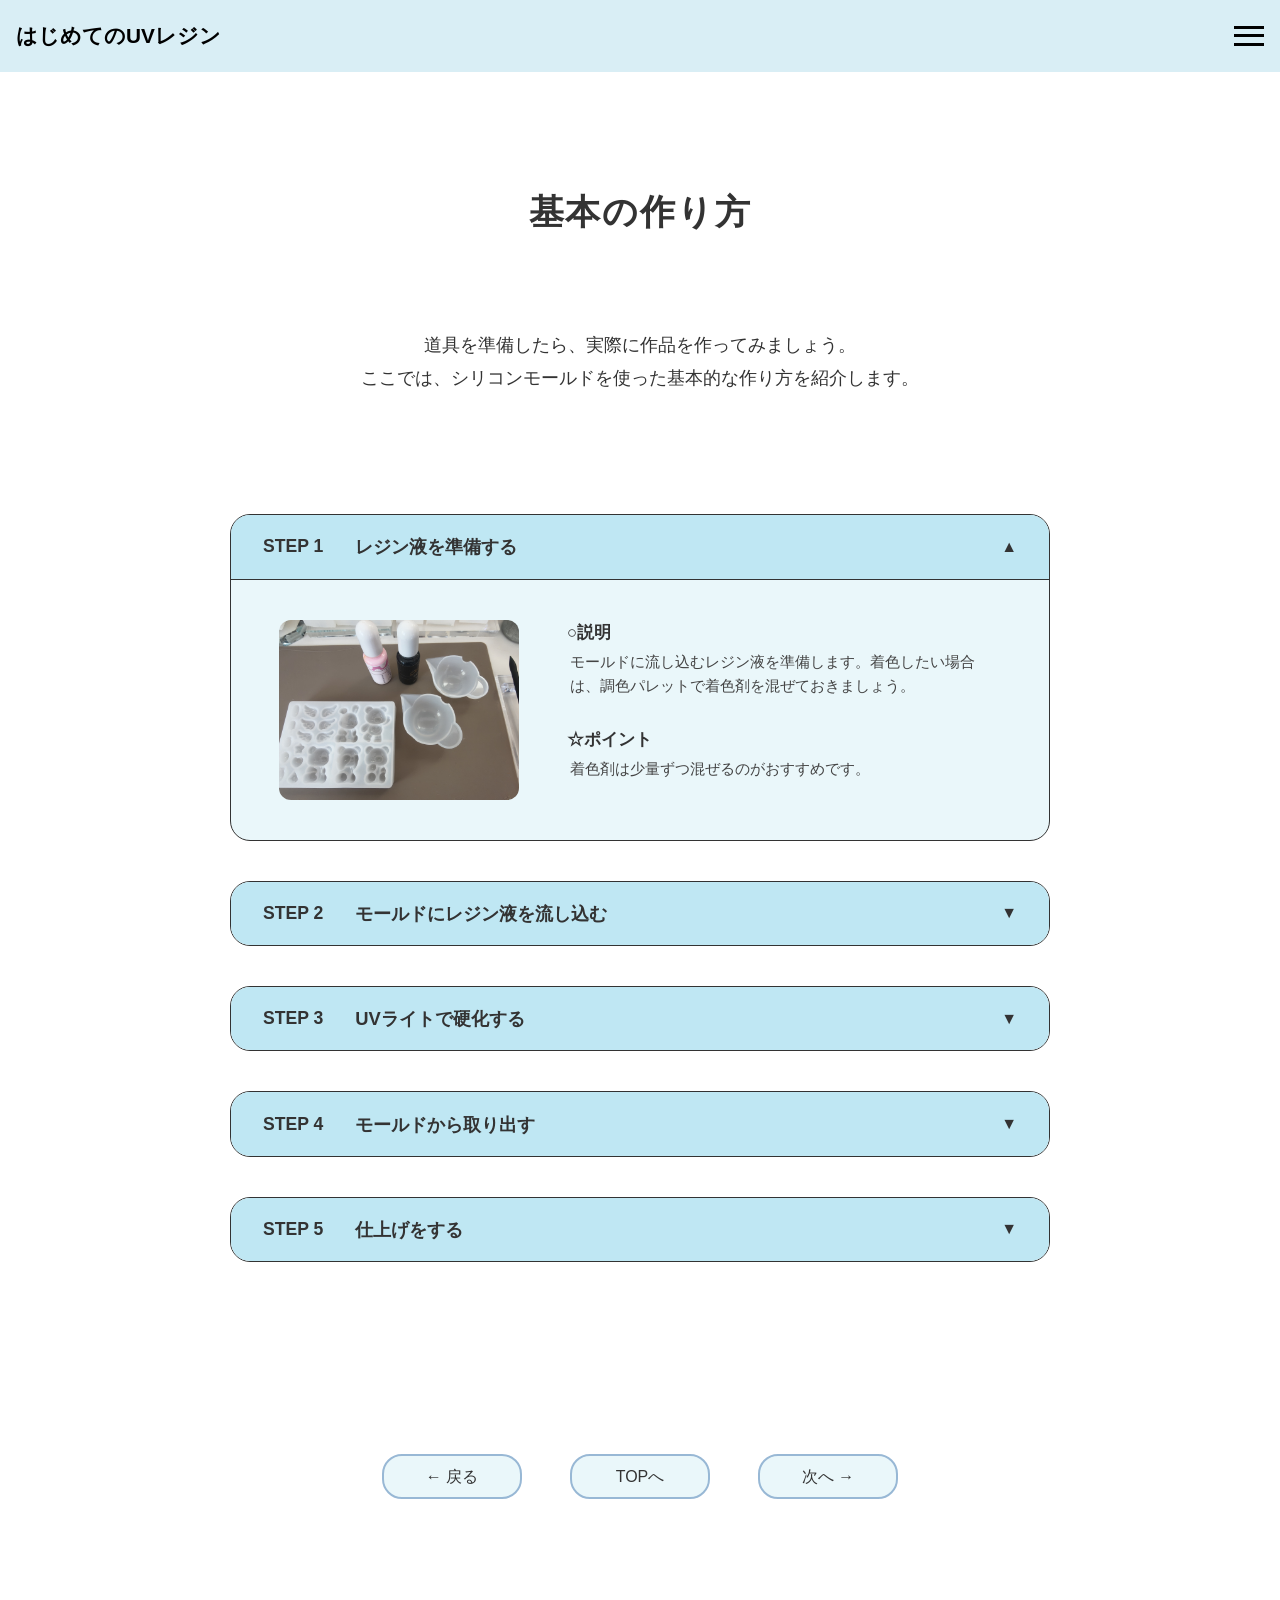
<file: tukurikata.html>
<!doctype html>
<html lang="ja">

<head>
  <meta charset="UTF-8" />
  <meta name="viewport" content="width=device-width, initial-scale=1.0" />
  <title>基本の作り方 | はじめてのUVレジン</title>
  <link rel="stylesheet" href="css/tukurikata.css" />
</head>

<body>
  <header class="site-header">
    <h1 class="logo"><a href="index.html" style="color: inherit">はじめてのUVレジン</a></h1>

    <!-- 全ページ共通：オーバーレイ型円形メニュー -->
    <nav class="overlay-menu" id="overlayMenu">
      <!-- 閉じるボタン（×） -->
      <button class="close-btn" id="closeMenuBtn" aria-label="メニューを閉じる">&times;</button>

      <!-- メニューリンク一覧 -->
      <ul class="menu-links">
        <li><a href="index.html">TOP</a></li>
        <li><a href="rejinn.html">レジンってどんなもの？</a></li>
        <li>
          <a href="tigai.html">
            UVレジンと、2液性レジン
            <br />
            (エポキシレジン)の違い
          </a>
        </li>
        <li><a href="syurui.html">UVレジン液の種類について</a></li>
        <li><a href="dougu.html">制作に必要な道具</a></li>
        <li><a href="sipai.html">よくある失敗と対処法</a></li>
      </ul>
    </nav>

    <button class="menu-btn" aria-label="メニュー">
      <span></span>
      <span></span>
      <span></span>
    </button>
  </header>

  <main class="site-main">
    <article class="detail-page">
      <!-- 導入部分 -->
      <section class="detail-intro">
        <h2 class="detail-title">基本の作り方</h2>
        <p class="detail-lead-text">
          道具を準備したら、実際に作品を作ってみましょう。
          <br />
          ここでは、シリコンモールドを使った基本的な作り方を紹介します。
        </p>
      </section>

      <!-- アコーディオンコンテナ -->
      <section class="accordion-container">
        <!-- STEP 1 -->
        <div class="step-card active">
          <button class="step-header">
            <span class="step-badge">STEP 1</span>
            <span class="step-headline">レジン液を準備する</span>
            <span class="arrow-icon">▲</span>
          </button>
          <div class="step-body">
            <div class="step-content">
              <div class="step-placeholder-image">
                <img src="img/jyunnbi-1.jpg" alt="STEP1 レジン液を準備する" />
              </div>
              <div class="step-text-block">
                <dl class="info-list">
                  <dt>○説明</dt>
                  <dd>
                    モールドに流し込むレジン液を準備します。着色したい場合は、調色パレットで着色剤を混ぜておきましょう。
                  </dd>
                  <dt>☆ポイント</dt>
                  <dd>着色剤は少量ずつ混ぜるのがおすすめです。</dd>
                </dl>
              </div>
            </div>
          </div>
        </div>

        <!-- STEP 2 -->
        <div class="step-card">
          <button class="step-header">
            <span class="step-badge">STEP 2</span>
            <span class="step-headline">モールドにレジン液を流し込む</span>
            <span class="arrow-icon">▼</span>
          </button>
          <div class="step-body">
            <div class="step-content">
              <div class="step-placeholder-image">
                <img src="img/nagasu.jpg" alt="STEP2 レジン液を流し込む" />
              </div>
              <div class="step-text-block">
                <dl class="info-list">
                  <dt>○説明</dt>
                  <dd>
                    モールドへレジン液をゆっくり流し込みます。封入パーツを入れる場合は、このタイミングで配置します。
                  </dd>
                  <dt>☆ポイント</dt>
                  <dd>気泡が入った場合は、つまようじなどで取り除きましょう。</dd>
                </dl>
              </div>
            </div>
          </div>
        </div>

        <!-- STEP 3 -->
        <div class="step-card">
          <button class="step-header">
            <span class="step-badge">STEP 3</span>
            <span class="step-headline">UVライトで硬化する</span>
            <span class="arrow-icon">▼</span>
          </button>
          <div class="step-body">
            <div class="step-content">
              <div class="step-placeholder-image">
                <img src="img/kouka.jpg" alt="STEP3 UVライトで硬化する" />
              </div>
              <div class="step-text-block">
                <dl class="info-list">
                  <dt>○説明</dt>
                  <dd>UVライトに入れ、レジン液を硬化させます。</dd>
                  <dt>☆ポイント</dt>
                  <dd>ライトやレジン液によって硬化時間が異なるため、使用方法を確認しましょう。</dd>
                </dl>
              </div>
            </div>
          </div>
        </div>

        <!-- STEP 4 -->
        <div class="step-card">
          <button class="step-header">
            <span class="step-badge">STEP 4</span>
            <span class="step-headline">モールドから取り出す</span>
            <span class="arrow-icon">▼</span>
          </button>
          <div class="step-body">
            <div class="step-content">
              <div class="step-placeholder-image">
                <img src="img/hazusu.jpg" alt="STEP4 モールドから取り出す" />
              </div>
              <div class="step-text-block">
                <dl class="info-list">
                  <dt>○説明</dt>
                  <dd>レジンがしっかり硬化したことを確認し、モールドからゆっくり取り出します。</dd>
                  <dt>☆ポイント</dt>
                  <dd>ベタつきがある場合は、追加で硬化させましょう。</dd>
                </dl>
              </div>
            </div>
          </div>
        </div>

        <!-- STEP 5 -->
        <div class="step-card">
          <button class="step-header">
            <span class="step-badge">STEP 5</span>
            <span class="step-headline">仕上げをする</span>
            <span class="arrow-icon">▼</span>
          </button>
          <div class="step-body">
            <div class="step-content">
              <div class="step-placeholder-image">
                <img src="img/kannsei-2.png" alt="STEP5 仕上げをする" />
              </div>
              <div class="step-text-block">
                <dl class="info-list">
                  <dt>○説明</dt>
                  <dd>
                    バリや尖った部分をヤスリで整えます。必要に応じてコーティング液を塗り、再度硬化させるとツヤのある仕上がりになります。
                  </dd>
                  <dt>☆ポイント</dt>
                  <dd>コーティングをすると見た目や手触りがさらに良くなります。</dd>
                </dl>
              </div>
            </div>
          </div>
        </div>
      </section>

      <!-- ページ下部共通ナビゲーション -->
      <div class="page-navigation">
        <a href="dougu.html" class="nav-btn btn-secondary">&larr; 戻る</a>
        <a href="index.html" class="nav-btn btn-secondary">TOPへ</a>
        <a href="sipai.html" class="nav-btn btn-primary">次へ &rarr;</a>
      </div>
    </article>
  </main>
  </article>
  </main>

  <!-- アコーディオン開閉スクリプト -->
  <script>
    document.querySelectorAll(".step-header").forEach((header) => {
      header.addEventListener("click", () => {
        const card = header.closest(".step-card");
        const arrow = header.querySelector(".arrow-icon");

        // 現在アクティブなら閉じる、そうでないなら開く
        if (card.classList.contains("active")) {
          card.classList.remove("active");
          arrow.textContent = "▼";
        } else {
          card.classList.add("active");
          arrow.textContent = "▲";
        }
      });
    });

    // メニュー開閉の制御
    const menuBtn = document.querySelector(".menu-btn"); // 右上の三本線ボタン
    const closeMenuBtn = document.getElementById("closeMenuBtn"); // メニュー内の×ボタン
    const overlayMenu = document.getElementById("overlayMenu"); // メニュー本体

    // 三本線ボタンを押したらメニューを開く
    menuBtn.addEventListener("click", () => {
      overlayMenu.classList.add("open");
    });

    // ×ボタンを押したらメニューを閉じる
    closeMenuBtn.addEventListener("click", () => {
      overlayMenu.classList.remove("open");
    });

    // リンクを押したときにもメニューを閉じる
    document.querySelectorAll(".menu-links a").forEach((link) => {
      link.addEventListener("click", () => {
        overlayMenu.classList.remove("open");
      });
    });

    document.addEventListener("click", (event) => {
      const overlayMenu = document.querySelector(".overlay-menu");
      const menuBtn = document.querySelector(".menu-btn"); // ハンバーガーボタンのクラス名

      // メニューが現在開いている（openクラスがある）ときだけ処理する
      if (overlayMenu.classList.contains("open")) {
        /*
  クリックされた場所が「メニュー本体」でもなく、
  「メニューを開くボタン（とその中身）」でもない場合、メニューを閉じる
*/
        if (!overlayMenu.contains(event.target) && !menuBtn.contains(event.target)) {
          overlayMenu.classList.remove("open");
        }
      }
    });
  </script>
</body>

</html>
</file>
<file: css/top.css>
@charset "UTF-8";

/* ==========================================================================
   リセットCSS・画像・全体の基本設定（変更なし）
   ========================================================================== */
* {
  margin: 0;
  padding: 0;
  border: 0;
  outline: 0;
  background-color: transparent;
  text-decoration: none;
  list-style: none;
  box-sizing: border-box;
}

img {
  width: 100%;
  height: 100%;
  object-fit: cover;
  display: block;
}

body {
  font-family: "Helvetica Neue", Arial, "Hiragino Kaku Gothic ProN", "Hiragino Sans", Meiryo, sans-serif;
  line-height: 1.6;
  color: #333333;
  background-color: #ffffff;
  display: flex;
  flex-direction: column;
  min-height: 100vh;
}

/* ==========================================================================
   スマホサイズ（デフォルトスタイル）
   ========================================================================== */

/* ヘッダー */
.site-header {
  background-color: #d9eef5;
  color: #000;
  display: flex;
  justify-content: space-between;
  align-items: center;
  padding: 1.2rem 1rem;
}

.logo {
  font-size: 1.3rem;
  font-weight: bold;
}

/* ==========================================================================
   右上メニュー（オーバーレイ）スタイル：正円＆位置固定版
   ========================================================================== */
.overlay-menu {
  position: fixed;
  width: 550px;
  height: 550px;
  border-radius: 50%;
  background-color: #cbe7fc;
  box-shadow: -10px 10px 30px rgba(0, 0, 0, 0.1);
  z-index: 9999;

  /* ★右上にはみ出させて配置（画面の角をきれいなアールで覆う） */
  top: -100px;
  right: -100px;

  /* 斜めの開閉アニメーション（中心を右上端に） */
  transform-origin: calc(100% - 100px) 100px;
  transform: scale(0);
  opacity: 0;
  pointer-events: none;
  transition:
    transform 0.45s cubic-bezier(0.25, 1, 0.5, 1),
    opacity 0.35s ease;
}

/* メニューが開いたとき */
.overlay-menu.open {
  transform: scale(1);
  opacity: 1;
  pointer-events: auto;
}

/* ★閉じるボタン（×）：画面の右上端（赤×の位置）に固定 */
.close-btn {
  position: absolute;
  top: 120px;
  right: 120px;
  font-size: 3rem;
  font-weight: 300;
  color: #000000;
  cursor: pointer;
  line-height: 1;
  z-index: 10000;
}

/* ★リンク全体の配置（赤四角の位置）：×ボタンの下にきれいに収める */
.menu-links {
  position: absolute;
  top: 150px;
  right: 135px;

  width: 320px;
  display: flex;
  flex-direction: column;
  gap: 2.2rem;
  text-align: center;
}

.menu-links a {
  font-size: 1.1rem;
  font-weight: bold;
  color: #001f54;
  line-height: 1.4;
  transition: color 0.2s ease;
  display: block;
}

.menu-links a:hover {
  color: #f6ffb2;
}

.menu-btn {
  background: none;
  border: none;
  cursor: pointer;
  display: flex;
  flex-direction: column;
  justify-content: space-between;
  width: 30px;
  height: 20px;
}

.menu-btn span {
  display: block;
  width: 100%;
  height: 3px;
  background-color: #000;
}

.site-main {
  flex: 1;
}

/* ★スマホ用：メインビジュアル */
.main-visual {
  padding: 2.5rem 1.5rem;
  background-color: #ffffff;
  display: flex;
  flex-direction: column;
  gap: 1.5rem;
  text-align: center;
}

.mv-text h2 {
  font-size: 1.4rem;
  line-height: 1.4;
  margin-bottom: 0.8rem;
  margin-top: 25px;
}

.mv-text p {
  font-size: 1rem;
  color: #666666;
  margin-bottom: 20px;
  margin-top: 25px;
}

.mv-image {
  width: 60%;
  aspect-ratio: 3 / 4;
  background-color: #d9d9d9;
  border-radius: 4px;
  overflow: hidden;
  margin: 0 auto;
}

/* コンテンツセクション */
.contents-section {
  padding: 3rem 1.5rem;
}

.section-title {
  display: flex;
  align-items: center;
  justify-content: center;
  gap: 1.5rem;
  margin-bottom: 2rem;
}

.section-title::before,
.section-title::after {
  content: "";
  flex-grow: 1;
  height: 1px;
  background-color: #000;
  max-width: 60px;
}

.section-title h2 {
  font-size: 1.6rem;
  letter-spacing: 0.1em;
  font-weight: normal;
}

/* スマホ用：カードコンテナ */
.card-container {
  display: flex;
  flex-direction: column;
  gap: 1.2rem;
}

/* スマホ用：横長カード */
.card {
  display: flex;
  background-color: #eaf7fa;
  border: 2px solid #00449159;
  border-radius: 12px;
  overflow: hidden;
  color: #333333;
  transition:
    transform 0.3s ease,
    box-shadow 0.3s ease,
    background-color 0.3s ease;
  box-shadow: 0 0 0 rgba(0, 0, 0, 0);
}

/* ホバー（マウスオーバー）した時のアニメーション設定 */
.card:hover {
  transform: scale(1.03);
  box-shadow: 0 8px 20px rgba(0, 0, 0, 0.15);
  background-color: #cee3ff;
}

/* ★ホバー時に、カード内の文字（p）と矢印（.arrow）の両方を太くする */
.card:hover .card-body p {
  font-weight: 700;
}

.card:hover .arrow {
  font-weight: 900;
}

.card-img {
  width: 100px;
  height: 80px;
  min-width: 100px;
  background-color: #d9d9d9;
}

.card-body {
  flex: 1;
  padding: 1.2rem 1rem;
  display: flex;
  justify-content: space-between;
  align-items: center;
}

.card-body p {
  font-size: 0.95rem;
  font-weight: 400;
  padding-right: 0.5rem;
  transition:
    font-weight 0.3s ease,
    color 0.3s ease;
}

.arrow {
  font-size: 1.2rem;
  font-weight: 400;
  transition:
    font-weight 0.3s ease,
    color 0.3s ease;
}

/* ==========================================================================
   デスクトップサイズ（画面横幅が 768px 以上の場合に適用）
   ========================================================================== */
@media (min-width: 768px) {
  .overlay-menu {
    width: 850px;
    height: 850px;
    border-radius: 50%;
    top: -150px;
    right: -150px;
    transform-origin: calc(100% - 150px) 150px;
    padding: 0;
  }

  /* ★PC版閉じるボタン：画面の右上端 */
  .close-btn {
    top: 185px;
    right: 185px;
    font-size: 4.5rem;
  }

  /* ★PC版リンク配置（赤四角の位置）：右側に縦長の四角形として綺麗に固定 */
  .menu-links {
    top: 200px;
    right: 220px;

    width: 460px;
    gap: 3.2rem;
    margin-top: 0;
  }

  .menu-links a {
    font-size: 1.55rem;
  }

  .main-visual,
  .contents-section {
    max-width: 1280px;
    margin-left: auto;
    margin-right: auto;
    padding-left: 3rem;
    padding-right: 3rem;
  }

  /* ★メインビジュアル：文字と画像の間隔を縮めるための調整 */
  .main-visual {
    flex-direction: row;
    justify-content: center;
    align-items: center;
    padding-top: 6rem;
    padding-bottom: 6rem;
    gap: 2.5rem;
    text-align: left;
  }

  /* 文字エリアが広がりすぎないように最大幅を制限して、右の画像に近づけます */
  .mv-text {
    flex: initial;
    width: auto;
    max-width: 450px;
  }

  .mv-text h2 {
    font-size: 2.2rem;
    line-height: 1.6;
  }

  .mv-text p {
    font-size: 1.1rem;
    margin-top: 1rem;
    margin-left: 40px;
  }

  .mv-image {
    width: 420px;
    height: 470px;
    flex-shrink: 0;
    margin: 0;
  }
  .contents-section {
    padding-top: 5rem;
    padding-bottom: 9rem;
  }

  /* CONTENTSの見出しと、下のカードコンテナの隙間を広げる */
  .section-title {
    margin-bottom: 6rem;
  }

  .section-title::before,
  .section-title::after {
    max-width: 180px;
  }

  /* PC用：カードコンテナ */
  .card-container {
    display: grid;
    grid-template-columns: repeat(3, 1fr);
    gap: 3rem;
  }

  /* PC用：縦型カード */
  .card {
    flex-direction: column;
    background-color: #eaf7fa;
    border: 2px solid #00449159;
    transition:
      transform 0.3s ease,
      box-shadow 0.3s ease;
  }

  .card-img {
    width: 100%;
    height: 220px;
  }

  .card-body {
    background-color: #eaf6fa;
    flex-direction: column;
    justify-content: center;
    text-align: center;
    gap: 1.5rem;
    padding: 2.5rem 1.8rem;
  }

  .card-body p {
    font-size: 1.1rem;
    padding-right: 0;
    line-height: 1.5;
    font-weight: 400;
  }

  /* PC版でホバーした時、下半分の水色エリア（.card-body）の背景色だけをふわっと変える */
  .card:hover .card-body {
    background-color: #cee3ff;
    transition: background-color 0.3s ease;
  }
}
</file>
<file: css/dougu.css>
@charset "UTF-8";

/* ==========================================================================
   【共通】リセットCSS & 全体基本設定
   ========================================================================== */
* {
  margin: 0;
  padding: 0;
  border: 0;
  outline: 0;
  background-color: transparent;
  text-decoration: none;
  list-style: none;
  box-sizing: border-box;
}

img {
  width: 100%;
  height: 100%;
  object-fit: cover;
  display: block;
}

body {
  font-family: "Helvetica Neue", Arial, "Hiragino Kaku Gothic ProN", "Hiragino Sans", Meiryo, sans-serif;
  line-height: 1.6;
  color: #333333;
  background-color: #ffffff;
  display: flex;
  flex-direction: column;
  min-height: 100vh;
}

/* ==========================================================================
   【共通】ヘッダー
   ========================================================================== */
.site-header {
  background-color: #d9eef5;
  color: #000;
  display: flex;
  justify-content: space-between;
  align-items: center;
  padding: 1.2rem 1rem;
}

.logo {
  font-size: 1.3rem;
  font-weight: bold;
}

/* ==========================================================================
   右上メニュー（オーバーレイ）スタイル：正円＆位置固定版
   ========================================================================== */
.overlay-menu {
  position: fixed;
  width: 550px;
  height: 550px;
  border-radius: 50%;
  background-color: #cbe7fc;
  box-shadow: -10px 10px 30px rgba(0, 0, 0, 0.1);
  z-index: 9999;

  /* ★右上にはみ出させて配置（画面の角をきれいなアールで覆う） */
  top: -100px;
  right: -100px;

  /* 斜めの開閉アニメーション（中心を右上端に） */
  transform-origin: calc(100% - 100px) 100px;
  transform: scale(0);
  opacity: 0;
  pointer-events: none;
  transition:
    transform 0.45s cubic-bezier(0.25, 1, 0.5, 1),
    opacity 0.35s ease;
}

/* メニューが開いたとき */
.overlay-menu.open {
  transform: scale(1);
  opacity: 1;
  pointer-events: auto;
}

/* ★閉じるボタン（×）：画面の右上端（赤×の位置）に固定 */
.close-btn {
  position: absolute;
  top: 120px;
  right: 120px;
  font-size: 3rem;
  font-weight: 300;
  color: #000000;
  cursor: pointer;
  line-height: 1;
  z-index: 10000;
}

/* ★リンク全体の配置（赤四角の位置）：×ボタンの下にきれいに収める */
.menu-links {
  position: absolute;
  top: 150px;
  right: 135px;

  width: 320px;
  display: flex;
  flex-direction: column;
  gap: 2.2rem;
  text-align: center;
}

.menu-links a {
  font-size: 1.1rem;
  font-weight: bold;
  color: #001f54;
  line-height: 1.4;
  transition: color 0.2s ease;
  display: block;
}

.menu-links a:hover {
  color: #f6ffb2;
}

.menu-btn {
  background: none;
  border: none;
  cursor: pointer;
  display: flex;
  flex-direction: column;
  justify-content: space-between;
  width: 30px;
  height: 20px;
}

.menu-btn span {
  display: block;
  width: 100%;
  height: 3px;
  background-color: #000;
}

.site-main {
  flex: 1;
}

/* ==========================================================================
   メインレイアウト（共通＆スマホ）
   ========================================================================== */
.detail-page {
  padding: 4.5rem 1rem 7rem;
  width: 100%;
  max-width: 100vw;
  margin: 0 auto;
  display: flex;
  flex-direction: column;
  align-items: center;
  gap: 5rem;
}

.detail-intro {
  width: 100%;
  text-align: center;
  margin-bottom: 0 !important;
}

.detail-title {
  font-size: 1.5rem;
  font-weight: bold;
  margin-bottom: 3rem;
  letter-spacing: 0.05em;
}

.detail-lead-text {
  font-size: 0.95rem;
  line-height: 1.7;
  color: #333333;
  text-align: center;
  padding: 0 0.5rem;
}

/* ==========================================================================
   道具セクション＆グリッド
   ========================================================================== */
.tools-section {
  width: 100%;
  max-width: 450px;
  display: flex;
  flex-direction: column;
  align-items: center;
  gap: 2.5rem;
}

.tool-row {
  width: 100%;
  display: flex;
  flex-direction: column;
  align-items: center;
  gap: 2rem;
}

.section-subtitle {
  font-size: 1.2rem;
  font-weight: bold;
  width: 100%;
  text-align: center;
  padding-bottom: 0.5rem;
  border-bottom: 2px solid #1a6d96;
  margin-bottom: 0.5rem;
}

.items-grid {
  display: flex;
  flex-wrap: nowrap;
  justify-content: space-between;
  gap: 0;
  width: 100%;
  padding: 0;
}

.item-node {
  display: flex;
  flex-direction: column;
  align-items: center;
  gap: 0.3rem;
  cursor: pointer;
  width: auto;
  flex: 1;
  min-width: 0;
  transition: transform 0.2s ease;
}

.circle-image {
  width: 80px;
  height: 80px;
  border-radius: 50%;
  overflow: hidden;
  display: flex;
  justify-content: center;
  align-items: center;
  transition: all 0.2s ease;
}

.circle-image img {
  width: 100%;
  height: 100%;
  object-fit: cover;
}

.item-node.active .circle-image {
  outline: 5px solid #8bdbe8;
  outline-offset: 0px;
  border: none;
  padding: 0;
}

.item-node.active .circle-image,
.item-node:hover .circle-image {
  border-color: #5edbf7;
  box-shadow: 0 0 8px rgba(94, 219, 247, 0.6);
}

.item-label {
  font-size: 0.7rem;
  white-space: nowrap;
  color: #333;
  text-align: center;
}

/* ==========================================================================
   中央：詳細パネル（スマホ版）
   ========================================================================== */
.detail-panel {
  display: flex;
  align-items: center;
  gap: 1.5rem;
  width: 100%;
  max-width: 900px;
  margin: 0 auto 5rem;
  background-color: #ffffff;
  border: 2px solid #befafe;
  border-radius: 20px;
  padding: 1.5rem;
}

.panel-image-wrapper {
  flex-shrink: 0;
}

.panel-placeholder {
  /* スマホ版での画像サイズ */
  width: 140px;
  height: 105px;
  border-radius: 8px;
  overflow: hidden;
}

#panelImg {
  width: 100%;
  height: 100%;
  object-fit: cover;
}

.panel-content {
  flex: 1;
  min-width: 0;
  /* 文字崩れ防止 */
}

.panel-title {
  font-size: 1.25rem;
  font-weight: bold;
  margin-bottom: 0.4rem;
}

.panel-desc {
  font-size: 0.85rem;
  line-height: 1.5;
  color: #555;
}

/* ==========================================================================
   ページ下部ナビゲーション
   ========================================================================== */
.page-navigation {
  display: flex;
  justify-content: center;
  gap: 1.5rem;
  width: 100%;
}

.nav-btn {
  display: inline-flex;
  justify-content: center;
  align-items: center;
  width: 110px;
  height: 40px;
  border-radius: 20px;
  font-size: 0.9rem;
  font-weight: 400;
  text-align: center;
  transition: all 0.3s ease;
}

.btn-secondary,
.btn-primary {
  background-color: #eaf7fa;
  border: 2px solid #98b8d5;
  color: #333333;
}

.nav-btn:hover {
  transform: translateY(-2px);
  font-weight: 700;
  box-shadow: 0 4px 10px rgba(0, 0, 0, 0.08);
}

.btn-secondary:hover,
.btn-primary:hover {
  background-color: #7ea9d1;
  border: 2px solid #eaf7fa;
  color: #fdffed;
}

/* ==========================================================================
   【PC版】レスポンシブ調整（1枚目のレイアウトバランスを保ちつつ画像を綺麗に拡大）
   ========================================================================== */
@media (min-width: 768px) {
  .overlay-menu {
    width: 850px;
    height: 850px;
    top: -150px;
    right: -150px;
    transform-origin: calc(100% - 150px) 150px;
  }

  .close-btn {
    top: 185px;
    right: 185px;
    font-size: 4.5rem;
  }

  .menu-links {
    top: 200px;
    right: 220px;

    width: 460px;
    gap: 3.2rem;
    margin-top: 0;
  }

  .menu-links a {
    font-size: 1.55rem;
  }

  .detail-page {
    padding: 7rem 2rem 10rem;
    width: 100%;
    max-width: 1260px;
    margin: 0 auto;
    gap: 7.5rem;
  }

  .detail-title {
    font-size: 2.2rem;
    margin-bottom: 5.5rem;
  }

  .detail-lead-text {
    font-size: 1.15rem;
    line-height: 1.8;
  }

  .tools-section {
    max-width: 960px;
    gap: 3.5rem;
  }

  .tool-row {
    gap: 3.5rem;
  }

  .section-subtitle {
    font-size: 1.6rem;
    padding-bottom: 0.8rem;
  }

  .items-grid {
    padding: 0 2rem;
  }

  .item-node:hover {
    transform: translateY(-3px);
  }

  .circle-image {
    width: 76px;
    height: 76px;
  }

  .item-label {
    font-size: 0.9rem;
    font-weight: 500;
  }

  .detail-panel {
    max-width: 780px;
    padding: 2.5rem 3rem;
    gap: 3rem;
    border-radius: 24px;
    border-width: 3px;
  }

  .panel-image-wrapper {
    flex-shrink: 0;
  }

  .panel-placeholder {
    width: 300px;
    height: 200px;
    border-radius: 12px;
    overflow: hidden;
  }

  .panel-content {
    flex: 1;
    min-width: 0;
    display: flex;
    flex-direction: column;
    justify-content: center;
  }

  .panel-title {
    font-size: 1.6rem;
    margin-bottom: 0.8rem;
  }

  .panel-desc {
    font-size: 1rem;
    line-height: 1.6;
  }

  .page-navigation {
    gap: 3rem;
    margin-top: 2rem;
  }

  .nav-btn {
    width: 140px;
    height: 45px;
    font-size: 1rem;
  }
}
</file>
<file: css/rejinn.css>
@charset "UTF-8";

/* ==========================================================================
   【共通】リセットCSS & 全体基本設定
   ========================================================================== */
* {
  margin: 0;
  padding: 0;
  border: 0;
  outline: 0;
  background-color: transparent;
  text-decoration: none;
  list-style: none;
  box-sizing: border-box;
}

img {
  width: 100%;
  height: 100%;
  object-fit: cover;
  display: block;
}

body {
  font-family: "Helvetica Neue", Arial, "Hiragino Kaku Gothic ProN", "Hiragino Sans", Meiryo, sans-serif;
  line-height: 1.6;
  color: #333333;
  background-color: #ffffff;
  display: flex;
  flex-direction: column;
  min-height: 100vh;
}

/* ==========================================================================
   【共通】ヘッダー
   ========================================================================== */
.site-header {
  background-color: #d9eef5;
  color: #000;
  display: flex;
  justify-content: space-between;
  align-items: center;
  padding: 1.2rem 1rem;
}

.logo {
  font-size: 1.3rem;
  font-weight: bold;
}

/* ==========================================================================
   右上メニュー（オーバーレイ）スタイル：正円＆位置固定版
   ========================================================================== */
.overlay-menu {
  position: fixed;
  width: 550px;
  height: 550px;
  border-radius: 50%;
  background-color: #cbe7fc;
  box-shadow: -10px 10px 30px rgba(0, 0, 0, 0.1);
  z-index: 9999;

  /* ★右上にはみ出させて配置（画面の角をきれいなアールで覆う） */
  top: -100px;
  right: -100px;

  /* 斜めの開閉アニメーション（中心を右上端に） */
  transform-origin: calc(100% - 100px) 100px;
  transform: scale(0);
  opacity: 0;
  pointer-events: none;
  transition:
    transform 0.45s cubic-bezier(0.25, 1, 0.5, 1),
    opacity 0.35s ease;
}

/* メニューが開いたとき */
.overlay-menu.open {
  transform: scale(1);
  opacity: 1;
  pointer-events: auto;
}

/* ★閉じるボタン（×）：画面の右上端（赤×の位置）に固定 */
.close-btn {
  position: absolute;
  top: 120px;
  right: 120px;
  font-size: 3rem;
  font-weight: 300;
  color: #000000;
  cursor: pointer;
  line-height: 1;
  z-index: 10000;
}

/* ★リンク全体の配置（赤四角の位置）：×ボタンの下にきれいに収める */
.menu-links {
  position: absolute;
  top: 150px;
  right: 135px;

  width: 320px;
  display: flex;
  flex-direction: column;
  gap: 2.2rem;
  text-align: center;
}

.menu-links a {
  font-size: 1.1rem;
  font-weight: bold;
  color: #001f54;
  line-height: 1.4;
  transition: color 0.2s ease;
  display: block;
}

.menu-links a:hover {
  color: #f6ffb2;
}

.menu-btn {
  background: none;
  border: none;
  cursor: pointer;
  display: flex;
  flex-direction: column;
  justify-content: space-between;
  width: 30px;
  height: 20px;
}

.menu-btn span {
  display: block;
  width: 100%;
  height: 3px;
  background-color: #000;
}

.site-main {
  flex: 1;
}

/* ==========================================================================
   【スマホサイズ】2ページ目（詳細ページ）専用レイアウト
   ========================================================================== */
.detail-page {
  padding: 4.5rem 1.5rem 7rem;
  max-width: 100%;
  margin: 0 auto;
  display: flex;
  flex-direction: column;
  align-items: center;
  gap: 5rem;
}

/* 1. メイン解説エリア */
.detail-intro {
  width: 100%;
  text-align: center;
  margin-bottom: 0 !important;
}

.detail-title {
  font-size: 1.5rem;
  font-weight: bold;
  margin-bottom: 3rem;
  letter-spacing: 0.05em;
}

.detail-main-img {
  width: 100%;
  aspect-ratio: 16 / 12;
  background-color: #d9d9d9;
  border-radius: 8px;
  overflow: hidden;
  margin-bottom: 2.5rem;
}

.detail-lead-text {
  font-size: 0.95rem;
  line-height: 1.7;
  color: #333333;
  text-align: center;
  padding: 0 0.5rem;
}

.pc-only {
  display: none;
}

/* 2. 3連ミニギャラリー */
.detail-gallery {
  display: grid;
  grid-template-columns: 1fr 1.25fr 1fr;
  align-items: stretch;
  gap: 1rem;
  width: 100%;
  margin-bottom: 3rem;
  padding: 0 0.5rem;
}

.gallery-item {
  aspect-ratio: 3 / 4;
  background-color: #d9d9d9;
  border-radius: 16px;
  overflow: hidden;
  width: 100%;
  height: 100%;
}

.gallery-item:nth-child(2) {
  aspect-ratio: auto;
}

/* 3. レジンの魅力ボックス */
.charm-section {
  width: 100%;
  max-width: 450px;
  margin-bottom: 0 !important;
}

.charm-title {
  font-size: 1.1rem;
  font-weight: bold;
  margin-bottom: 0.8rem;
  text-align: left;
  padding-left: 0.5rem;
}

.charm-box {
  background-color: #eaf7fa7d;
  border: 2px solid #7ea9d1;
  border-radius: 16px;
  padding: 1.5rem 1rem;
}

.charm-list {
  display: flex;
  flex-direction: column;
  gap: 0.8rem;
  align-items: center;
}

.charm-list li {
  font-size: 0.95rem;
  font-weight: 500;
  color: #333333;
  display: flex;
  align-items: center;
  gap: 0.5rem;
  width: 100%;
  max-width: 280px;
}

.charm-list li span {
  color: #333333;
  font-weight: bold;
}

/* ==========================================================================
   ページ下部ナビゲーション
   ========================================================================== */
.page-navigation {
  display: flex;
  justify-content: center;
  gap: 1.5rem;
  width: 100%;
}

.nav-btn {
  display: inline-flex;
  justify-content: center;
  align-items: center;
  width: 110px;
  height: 40px;
  border-radius: 20px;
  font-size: 0.9rem;
  font-weight: 400;
  text-align: center;
  transition: all 0.3s ease;
}

.btn-secondary {
  background-color: #eaf7fa;
  border: 2px solid #98b8d5;
  color: #333333;
}

.btn-primary {
  background-color: #eaf7fa;
  border: 2px solid #98b8d5;
  color: #333333;
}

/* ボタンホバー時：お気に入りの「太字変化＆浮き上がり」 */
.nav-btn:hover {
  transform: translateY(-2px);
  font-weight: 700;
  box-shadow: 0 4px 10px rgba(0, 0, 0, 0.08);
}

.btn-secondary:hover {
  background-color: #7ea9d1;
  border: 2px solid #eaf7fa;
  color: #fdffed;
}

.btn-primary:hover {
  background-color: #7ea9d1;
  border: 2px solid #eaf7fa;
  color: #fdffed;
}

/* ==========================================================================
   【デスクトップサイズ】画面横幅が 768px 以上の場合に適用
   ========================================================================== */
@media (min-width: 768px) {
  .overlay-menu {
    width: 850px;
    height: 850px;
    border-radius: 50%;
    top: -150px;
    right: -150px;
    transform-origin: calc(100% - 150px) 150px;
    padding: 0;
  }

  /* ★PC版閉じるボタン：画面の右上端 */
  .close-btn {
    top: 185px;
    right: 185px;
    font-size: 4.5rem;
  }

  /* ★PC版リンク配置（赤四角の位置）：右側に縦長の四角形として綺麗に固定 */
  .menu-links {
    top: 200px;
    right: 220px;

    width: 460px;
    gap: 3.2rem;
    margin-top: 0;
  }

  .menu-links a {
    font-size: 1.55rem;
  }

  .detail-page {
    padding: 7rem 2rem 10rem;
    width: 100%;
    max-width: 1260px;
    margin: 0 auto;
    gap: 7.5rem;
  }

  /* 1. メイン解説エリアの画像サイズもPCに合わせて横長に広げる */
  .detail-main-img {
    width: 600px;
    height: 500px;
    margin-bottom: 2.5rem;
    margin: 0 auto;
  }

  .pc-only {
    display: inline;
  }

  /* 1. メイン解説エリア */
  .detail-title {
    font-size: 2.2rem;
    margin-bottom: 5.5rem;
  }

  .detail-main-img {
    height: 400px;
    margin-bottom: 4rem;
  }

  .detail-lead-text {
    font-size: 1.15rem;
    line-height: 1.8;
  }

  /* 2. 3連ミニギャラリー */
  .detail-gallery {
    gap: 3rem;
    margin-bottom: 4rem;
    padding: 0;
  }

  .gallery-item {
    transform: scale(0.95);
  }

  /* 3. レジンの魅力ボックス */
  .charm-section {
    max-width: 550px;
    margin-bottom: 5rem;
  }

  .charm-title {
    font-size: 1.3rem;
    margin-bottom: 1.2rem;
  }

  .charm-box {
    padding: 2rem 2.5rem;
  }

  .charm-list {
    gap: 1rem;
  }

  .charm-list li {
    font-size: 1.1rem;
    max-width: 340px;
  }

  /* 4. 下部ナビゲーションボタン */
  .page-navigation {
    gap: 3rem;
  }

  .nav-btn {
    width: 140px;
    height: 45px;
    font-size: 1rem;
  }
}
</file>
<file: css/sipai.css>
@charset "UTF-8";

/* ==========================================================================
   【共通】リセットCSS & 全体基本設定
   ========================================================================== */
* {
  margin: 0;
  padding: 0;
  border: 0;
  outline: 0;
  background-color: transparent;
  text-decoration: none;
  list-style: none;
  box-sizing: border-box;
}

img {
  width: 100%;
  height: 100%;
  object-fit: cover;
  display: block;
}

body {
  font-family: "Helvetica Neue", Arial, "Hiragino Kaku Gothic ProN", "Hiragino Sans", Meiryo, sans-serif;
  line-height: 1.6;
  color: #333333;
  background-color: #ffffff;
  display: flex;
  flex-direction: column;
  min-height: 100vh;
}

/* ==========================================================================
   【共通】ヘッダー
   ========================================================================== */
.site-header {
  background-color: #d9eef5;
  color: #000;
  display: flex;
  justify-content: space-between;
  align-items: center;
  padding: 1.2rem 1rem;
}

.logo {
  font-size: 1.3rem;
  font-weight: bold;
}

/* ==========================================================================
   右上メニュー（オーバーレイ）スタイル：正円＆位置固定版
   ========================================================================== */
.overlay-menu {
  position: fixed;
  /* ★完全な正円（スマホ用：550px） */
  width: 550px;
  height: 550px;
  border-radius: 50%;
  background-color: #cbe7fc;
  box-shadow: -10px 10px 30px rgba(0, 0, 0, 0.1);
  z-index: 9999;

  /* ★右上にはみ出させて配置（画面の角をきれいなアールで覆う） */
  top: -100px;
  right: -100px;

  /* 斜めの開閉アニメーション（中心を右上端に） */
  transform-origin: calc(100% - 100px) 100px;
  transform: scale(0);
  opacity: 0;
  pointer-events: none;
  transition:
    transform 0.45s cubic-bezier(0.25, 1, 0.5, 1),
    opacity 0.35s ease;
}

/* メニューが開いたとき */
.overlay-menu.open {
  transform: scale(1);
  opacity: 1;
  pointer-events: auto;
}

/* ★閉じるボタン（×）：画面の右上端（赤×の位置）に固定 */
.close-btn {
  position: absolute;
  top: 120px;
  right: 120px;
  font-size: 3rem;
  font-weight: 300;
  color: #000000;
  cursor: pointer;
  line-height: 1;
  z-index: 10000;
}

/* ★リンク全体の配置（赤四角の位置）：×ボタンの下にきれいに収める */
.menu-links {
  position: absolute;
  top: 150px;
  right: 135px;

  width: 320px;
  display: flex;
  flex-direction: column;
  gap: 2.2rem;
  text-align: center;
}

.menu-links a {
  font-size: 1.1rem;
  font-weight: bold;
  color: #001f54;
  line-height: 1.4;
  transition: color 0.2s ease;
  display: block;
}

.menu-links a:hover {
  color: #f6ffb2;
}

.menu-btn {
  background: none;
  border: none;
  cursor: pointer;
  display: flex;
  flex-direction: column;
  justify-content: space-between;
  width: 30px;
  height: 20px;
}

.menu-btn span {
  display: block;
  width: 100%;
  height: 3px;
  background-color: #000;
}

.site-main {
  flex: 1;
}

/* ==========================================================================
   メインレイアウト（スマホ基本）
   ========================================================================== */
.detail-page {
  padding: 3.5rem 1.5rem 6rem;
  width: 100%;
  max-width: 100vw;
  margin: 0 auto;
  display: flex;
  flex-direction: column;
  align-items: center;
  gap: 0;
}

.detail-intro {
  width: 100%;
  text-align: center;
  margin-bottom: 5rem;
}

.detail-title {
  font-size: 1.5rem;
  font-weight: bold;
  margin-bottom: 1.8rem;
  letter-spacing: 0.05em;
}

.detail-lead-text {
  font-size: 0.9rem;
  line-height: 1.7;
  color: #333333;
}

/* ==========================================================================
   丸アイコン選択エリア（スマホ）
   ========================================================================== */
.trouble-selector {
  display: flex;
  justify-content: center;
  align-items: flex-start;
  gap: 0.3rem;
  width: 100%;
  margin-bottom: 2rem;
}

.circle-btn {
  width: 58px;
  height: 58px;
  border-radius: 50%;
  background-color: #eaf7fa;
  border: 1.5px solid #a2c8df;
  cursor: pointer;
  display: flex;
  flex-direction: column;
  align-items: center;
  justify-content: center;
  padding: 3px;
  transition: all 0.25s ease;
  flex-shrink: 0;
}

.icon-emoji {
  font-size: 0.9rem;
  line-height: 1;
}

.circle-label {
  font-size: 0.52rem;
  color: #333;
  line-height: 1.1;
  text-align: center;
}

/* 選択中のアイコン */
.circle-btn.active {
  border: 3.5px solid #0a5296;
  background-color: #d7f0f8;
  transform: scale(1.05);
}

/* ==========================================================================
   詳細カード表示エリア（メイン枠）
   ========================================================================== */
.trouble-card-container {
  width: 100%;
  max-width: 380px;
  margin-bottom: 6rem;
}

.trouble-card {
  display: none;
  background-color: #eaf7fa;
  border: 2px solid #0a5296;
  border-radius: 20px;
  padding: 1.8rem 1rem;
  text-align: center;
  animation: fadeIn 0.3s ease;
}

.trouble-card.active {
  display: block;
}

.card-headline {
  font-size: 1.35rem;
  color: #000;
  margin-bottom: 0.5rem;
  font-weight: bold;
}

.card-subtext {
  font-size: 0.8rem;
  color: #444;
  margin-bottom: 1.5rem;
  line-height: 1.4;
}

/* 原因・対処法 ボックス配置 */
.card-boxes {
  display: flex;
  flex-direction: column;
  gap: 1.2rem;
}

.info-box {
  border-radius: 14px;
  padding: 1.2rem 1rem;
  text-align: left;
}

.box-title {
  text-align: center;
  font-size: 1.15rem;
  font-weight: bold;
  margin-bottom: 0.8rem;
}

/* 原因（ピンク） */
.cause-box {
  background-color: #fce8e8;
  border: 1.5px solid #a62b2b;
}

.cause-box .box-title {
  color: #333;
}

.cause-list li {
  font-size: 0.82rem;
  color: #333;
  margin-bottom: 0.4rem;
  position: relative;
  padding-left: 1.1rem;
}

.cause-list li::before {
  content: "・";
  position: absolute;
  left: 0;
}

/* 対処法（ミントグリーン） */
.remedy-box {
  background-color: #d1f7ea;
  border: 1.5px solid #108a63;
}

.remedy-box .box-title {
  color: #333;
}

.remedy-list li {
  font-size: 0.82rem;
  color: #333;
  margin-bottom: 0.4rem;
  position: relative;
  padding-left: 1.3rem;
}

.remedy-list li::before {
  content: "✔";
  position: absolute;
  left: 0;
  font-weight: bold;
}

/* ポイントエリア */
.point-section {
  width: 100%;
  max-width: 380px;
  text-align: center;
  margin-bottom: 5rem;
}

.point-title {
  font-size: 1.05rem;
  margin-bottom: 0.6rem;
  font-weight: bold;
}

.point-card {
  background-color: #f2f7fb;
  border: 2px solid #8baec7;
  border-radius: 12px;
  padding: 1.2rem;
}

.point-card p {
  font-size: 0.88rem;
  color: #333;
  line-height: 1.5;
}

/* ==========================================================================
   【共通】ページ下部ナビゲーション
   ========================================================================== */
.page-navigation {
  display: flex;
  justify-content: center;
  gap: 1.5rem;
  width: 100%;
}

.nav-btn {
  display: inline-flex;
  justify-content: center;
  align-items: center;
  width: 110px;
  height: 40px;
  border-radius: 20px;
  font-size: 0.9rem;
  font-weight: 400;
  text-align: center;
  transition: all 0.3s ease;
}

.btn-secondary {
  background-color: #eaf7fa;
  border: 2px solid #98b8d5;
  color: #333333;
}

.btn-primary {
  background-color: #eaf7fa;
  border: 2px solid #98b8d5;
  color: #333333;
}

/* ボタンホバー時：お気に入りの「太字変化＆浮き上がり」 */
.nav-btn:hover {
  transform: translateY(-2px);
  font-weight: 700;
  box-shadow: 0 4px 10px rgba(0, 0, 0, 0.08);
}

.btn-secondary:hover {
  background-color: #7ea9d1;
  border: 2px solid #eaf7fa;
  color: #fdffed;
}

.btn-primary:hover {
  background-color: #7ea9d1;
  border: 2px solid #eaf7fa;
  color: #fdffed;
}

@keyframes fadeIn {
  from {
    opacity: 0;
    transform: translateY(6px);
  }

  to {
    opacity: 1;
    transform: translateY(0);
  }
}

/* ==========================================================================
   【PC版】レスポンシブ調整（min-width: 768px）
   ========================================================================== */
@media (min-width: 768px) {
  .overlay-menu {
    width: 850px;
    height: 850px;
    border-radius: 50%;
    top: -150px;
    right: -150px;
    transform-origin: calc(100% - 150px) 150px;
    padding: 0;
  }

  .close-btn {
    top: 185px;
    right: 185px;
    font-size: 4.5rem;
  }

  .menu-links {
    top: 200px;
    right: 220px;
    width: 460px;
    gap: 3.2rem;
    margin-top: 0;
  }

  .menu-links a {
    font-size: 1.55rem;
  }

  .detail-page {
    padding: 5.5rem 2rem 8rem;
    max-width: 1100px;
    gap: 0;
  }

  .detail-intro {
    margin-bottom: 6.5rem;
  }

  .detail-title {
    font-size: 2.2rem;
    margin-bottom: 5.5rem;
  }

  .detail-lead-text {
    font-size: 1.15rem;
    line-height: 1.8;
  }

  /* 丸アイコンPC表示（拡大＆配置間隔調整） */
  .trouble-selector {
    gap: 2.2rem;
    margin-bottom: 3.2rem;
  }

  .circle-btn {
    width: 105px;
    height: 105px;
    border-width: 2px;
  }

  .icon-emoji {
    font-size: 1.6rem;
    margin-bottom: 4px;
  }

  .circle-label {
    font-size: 0.85rem;
  }

  .circle-btn.active {
    border-width: 4px;
  }

  /* メイン詳細カードPC（原因と対処法を横並び2列に） */
  .trouble-card-container {
    max-width: 820px;
    margin-bottom: 8.5rem;
  }

  .trouble-card {
    padding: 2.8rem 2.5rem;
  }

  .card-headline {
    font-size: 1.8rem;
  }

  .card-subtext {
    font-size: 1rem;
    margin-bottom: 2rem;
  }

  .card-boxes {
    flex-direction: row;
    gap: 2rem;
  }

  .info-box {
    flex: 1;
    padding: 1.8rem 1.5rem;
  }

  .box-title {
    font-size: 1.35rem;
  }

  .cause-list li,
  .remedy-list li {
    font-size: 0.98rem;
    margin-bottom: 0.7rem;
  }

  /* ポイントカードPC */
  .point-section {
    max-width: 820px;
    margin-bottom: 11rem;
  }

  .point-card {
    padding: 1.8rem;
  }

  .point-card p {
    font-size: 1.1rem;
  }

  /* ナビボタンPC */
  .page-navigation {
    gap: 3rem;
  }

  .nav-btn {
    width: 140px;
    height: 45px;
    font-size: 1rem;
  }
}
</file>
<file: css/syurui.css>
@charset "UTF-8";

/* ==========================================================================
   【共通】リセットCSS & 全体基本設定
   ========================================================================== */
* {
  margin: 0;
  padding: 0;
  border: 0;
  outline: 0;
  background-color: transparent;
  text-decoration: none;
  list-style: none;
  box-sizing: border-box;
}

img {
  width: 100%;
  height: 100%;
  object-fit: cover;
  display: block;
}

body {
  font-family: "Helvetica Neue", Arial, "Hiragino Kaku Gothic ProN", "Hiragino Sans", Meiryo, sans-serif;
  line-height: 1.6;
  color: #333333;
  background-color: #ffffff;
  display: flex;
  flex-direction: column;
  min-height: 100vh;
}

/* ==========================================================================
   【共通】ヘッダー
   ========================================================================== */
.site-header {
  background-color: #d9eef5;
  color: #000;
  display: flex;
  justify-content: space-between;
  align-items: center;
  padding: 1.2rem 1rem;
}

.logo {
  font-size: 1.3rem;
  font-weight: bold;
}

/* ==========================================================================
   右上メニュー（オーバーレイ）スタイル：正円＆位置固定版
   ========================================================================== */
.overlay-menu {
  position: fixed;
  width: 550px;
  height: 550px;
  border-radius: 50%;
  background-color: #cbe7fc;
  box-shadow: -10px 10px 30px rgba(0, 0, 0, 0.1);
  z-index: 9999;

  /* ★右上にはみ出させて配置（画面の角をきれいなアールで覆う） */
  top: -100px;
  right: -100px;

  /* 斜めの開閉アニメーション（中心を右上端に） */
  transform-origin: calc(100% - 100px) 100px;
  transform: scale(0);
  opacity: 0;
  pointer-events: none;
  transition:
    transform 0.45s cubic-bezier(0.25, 1, 0.5, 1),
    opacity 0.35s ease;
}

/* メニューが開いたとき */
.overlay-menu.open {
  transform: scale(1);
  opacity: 1;
  pointer-events: auto;
}

/* ★閉じるボタン（×）：画面の右上端（赤×の位置）に固定 */
.close-btn {
  position: absolute;
  top: 120px;
  right: 120px;
  font-size: 3rem;
  font-weight: 300;
  color: #000000;
  cursor: pointer;
  line-height: 1;
  z-index: 10000;
}

/* ★リンク全体の配置（赤四角の位置）：×ボタンの下にきれいに収める */
.menu-links {
  position: absolute;
  top: 150px;
  right: 135px;

  width: 320px;
  display: flex;
  flex-direction: column;
  gap: 2.2rem;
  text-align: center;
}

.menu-links a {
  font-size: 1.1rem;
  font-weight: bold;
  color: #001f54;
  line-height: 1.4;
  transition: color 0.2s ease;
  display: block;
}

.menu-links a:hover {
  color: #f6ffb2;
}

.menu-btn {
  background: none;
  border: none;
  cursor: pointer;
  display: flex;
  flex-direction: column;
  justify-content: space-between;
  width: 30px;
  height: 20px;
}

.menu-btn span {
  display: block;
  width: 100%;
  height: 3px;
  background-color: #000;
}

.site-main {
  flex: 1;
}

/* ==========================================================================
   4ページ目：メインレイアウト
   ========================================================================== */
.detail-page {
  padding: 4.5rem 0 7rem;
  width: 100%;
  max-width: 100vw;
  margin: 0 auto;
  display: flex;
  flex-direction: column;
  align-items: center;
  gap: 5rem;
  overflow-x: hidden;
}

.detail-intro {
  width: 100%;
  text-align: center;
  margin-bottom: 0 !important;
  padding: 0 1.5rem;
}

.detail-title {
  font-size: 1.5rem;
  font-weight: bold;
  margin-bottom: 3rem;
  letter-spacing: 0.05em;
}

.detail-lead-text {
  font-size: 0.95rem;
  line-height: 1.7;
  color: #333333;
  text-align: center;
  padding: 0 0.5rem;
}

/* ==========================================================================
   スライダー＆カードレイアウト（縦長・ジャストフィット版）
   ========================================================================== */
.slider-outer {
  width: 290px;
  max-width: 90vw;
  overflow: hidden;
  display: flex;
  flex-direction: column;
  align-items: center;
  gap: 1.5rem;
  position: relative;
  margin: 0 auto;
  transform: scale(1.25);
  margin-top: 4rem;
  margin-bottom: 6rem;
}

/* 2. スライダー本体 */
.slider-container {
  display: flex;
  width: 100%;
  padding: 4.5rem 0 0.5rem;
  gap: 0;
  overflow-x: auto;
  scroll-snap-type: x mandatory;
  scrollbar-width: none;
  align-items: stretch;
}

.slider-container::-webkit-scrollbar {
  display: none;
}

/* 3. 1枚のカード */
.card-item {
  flex: 0 0 100%;
  width: 100%;
  margin: 0 !important;
  padding: 0;

  scroll-snap-align: center;
  position: relative;
  z-index: 1;
  display: flex;
  flex-direction: column;
  align-items: center;
  gap: 1.5rem;
  height: auto;
}

/* 初心者におすすめ！の吹き出し */
.recommend-bubble {
  position: absolute;
  top: -4.2rem;
  left: 10px;
  background-color: #e0f0f5;
  color: #333;
  padding: 0.5rem 1rem;
  border-radius: 20px;
  border: 2px solid #98b8d5;
  font-size: 0.8rem;
  font-weight: bold;
  z-index: 15;
  white-space: nowrap;
}

.recommend-bubble::after {
  content: "";
  position: absolute;
  bottom: -8px;
  left: 50px;
  border-left: 8px solid transparent;
  border-right: 8px solid transparent;
  border-top: 8px solid #98b8d5;
}

/* カードのタイトルバッジ（○○タイプ） */
.card-badge {
  position: absolute;
  top: 0;
  left: 50%;
  transform: translate(-50%, -50%);
  padding: 0.6rem 1.5rem;
  border-radius: 20px;
  font-weight: bold;
  font-size: 1rem;
  border: 2px solid #98b8d5;
  background-color: #eaf7fa;
  box-shadow: 0 4px 6px rgba(0, 0, 0, 0.05);
  white-space: nowrap;
  z-index: 10;
}

/* カードの本体（白い枠線） */
.card-inner {
  width: 100%;
  border: 1px solid #999;
  border-radius: 4px;
  background-color: #ffffff;
  padding: 2.5rem 0.8rem 1.5rem;
  margin-top: 0;
  display: flex;
  flex-direction: column;
  flex-grow: 1;
  justify-content: space-between;
  gap: 1rem;
  position: relative;
  z-index: 2;
}

/* プレースホルダーと特徴の行 */
.card-top-row {
  display: flex;
  flex-direction: row;
  justify-content: center;
  align-items: flex-start;
  gap: 0.8rem;
  flex-grow: 0;
  width: 100%;
}

.card-placeholder {
  width: 100px;
  height: 180px;
  border-radius: 8px;
  overflow: hidden;
}

.card-placeholder img {
  width: 100%;
  height: 100%;
  object-fit: cover;
}

/* 特徴エリア */
.card-spec {
  flex: 1 1 0;
  text-align: left;
  border: 1px solid #333;
  border-radius: 4px;
  position: relative;
  padding: 1.5rem 0.4rem 0.8rem;
  display: flex;
  flex-direction: column;
  justify-content: center;
  min-height: 120px;
}

/* 各種共通タグの基本設定 */
.spec-tag,
.box-tag,
.bottom-tag {
  display: inline-block;
  padding: 0.3rem 0.8rem;
  border-radius: 15px;
  font-size: 0.8rem;
  font-weight: bold;
  border: 1px solid #333;
  margin-bottom: 0.5rem;
}

/* 特徴タグ */
.card-spec .spec-tag {
  position: absolute;
  top: 0;
  left: 50%;
  transform: translate(-50%, -50%);
  z-index: 10;
  margin: 0;
  white-space: nowrap;
  background-color: #a3f3fc;
}

.card-spec p,
.spec-box p {
  font-size: 0.75rem;
  line-height: 1.4;
}

/* メリット・デメリット行 */
.card-middle-row {
  display: flex;
  gap: 0.6rem;
  align-items: stretch;
  width: 100%;
  margin-top: 0;
  margin-bottom: 0;
}

.spec-box {
  flex: 1;
  border: 1px solid #333;
  border-radius: 4px;
  display: flex;
  flex-direction: column;
  gap: 0.5rem;
  position: relative;
  padding: 1.5rem 0.3rem 0.8rem;
}

.spec-box p {
  flex-grow: 1;
  display: flex;
  align-items: center;
}

.spec-box .tag-merit,
.spec-box .tag-demerit {
  position: absolute;
  top: 0;
  left: 50%;
  transform: translate(-50%, -50%);
  z-index: 10;
  margin: 0;
  white-space: nowrap;
}

.tag-merit {
  background-color: #c7f2f7;
}

.tag-demerit {
  background-color: #cbd5f8;
}

/* 向いている作品 */
.card-bottom-row {
  width: 100%;
  border: 1px solid #333;
  border-radius: 4px;
  text-align: center;
  background-color: transparent;
  margin-top: 0;
  position: relative;
  padding: 1.5rem 0.5rem 0.8rem;
}

.card-bottom-row .bottom-tag {
  position: absolute;
  top: 0;
  left: 50%;
  transform: translate(-50%, -50%);
  z-index: 10;
  margin: 0;
  white-space: nowrap;
}

.bottom-tag {
  background-color: #d2ecf5;
}

.bottom-desc {
  font-size: 0.75rem;
  font-weight: bold;
}

/* おすすめの商品ボタン */
.recommend-btn {
  display: inline-flex;
  justify-content: space-between;
  align-items: center;
  width: 180px;
  padding: 0.6rem 1.2rem;
  border-radius: 20px;
  border: 2px solid #98b8d5;
  background-color: #eaf7fa;
  color: #333;
  font-size: 0.85rem;
  font-weight: bold;
  transition: all 0.3s ease;
  box-shadow: 0 4px 6px rgba(0, 0, 0, 0.05);
}

.recommend-btn span {
  color: #1a6d96;
  font-size: 0.7rem;
}

.recommend-btn:hover {
  background-color: #7ea9d1;
  color: #ffffff;
  transform: translateY(-2px);
}

/* スマホ用スライダーナビ */
.slider-nav {
  display: flex;
  align-items: center;
  gap: 1.5rem;
  margin-top: 0;
}

.nav-arrow {
  font-size: 1.2rem;
  color: #1a6d96;
  cursor: pointer;
  border: none;
  background: none;
  padding: 0.5rem;
}

.nav-dots {
  display: flex;
  gap: 0.8rem;
}

.dot {
  width: 12px;
  height: 12px;
  border-radius: 50%;
  border: 2px solid #98b8d5;
  background-color: #eaf7fa;
  cursor: pointer;
  transition: background-color 0.3s ease;
}

.dot.active {
  background-color: #7ea9d1;
}

/* ==========================================================================
   ページ下部ナビゲーション
   ========================================================================== */
.page-navigation {
  display: flex;
  justify-content: center;
  gap: 1.5rem;
  width: 100%;
}

.nav-btn {
  display: inline-flex;
  justify-content: center;
  align-items: center;
  width: 110px;
  height: 40px;
  border-radius: 20px;
  font-size: 0.9rem;
  font-weight: 400;
  text-align: center;
  transition: all 0.3s ease;
}

.btn-secondary {
  background-color: #eaf7fa;
  border: 2px solid #98b8d5;
  color: #333333;
}

.btn-primary {
  background-color: #eaf7fa;
  border: 2px solid #98b8d5;
  color: #333333;
}

.nav-btn:hover {
  transform: translateY(-2px);
  font-weight: 700;
  box-shadow: 0 4px 10px rgba(0, 0, 0, 0.08);
}

.btn-secondary:hover {
  background-color: #7ea9d1;
  border: 2px solid #eaf7fa;
  color: #fdffed;
}

.btn-primary:hover {
  background-color: #7ea9d1;
  border: 2px solid #eaf7fa;
  color: #fdffed;
}

/* ==========================================================================
   【PC版】調整
   ========================================================================== */
@media (min-width: 768px) {
  .overlay-menu {
    width: 850px;
    height: 850px;
    border-radius: 50%;
    top: -150px;
    right: -150px;
    transform-origin: calc(100% - 150px) 150px;
    padding: 0;
  }

  /* ★PC版閉じるボタン） */
  .close-btn {
    top: 185px;
    right: 185px;
    font-size: 4.5rem;
  }

  /* ★PC版リンク配置（赤四角の位置）：右側に縦長の四角形として綺麗に固定 */
  .menu-links {
    top: 200px;
    right: 220px;

    width: 460px;
    gap: 3.2rem;
    margin-top: 0;
  }

  .menu-links a {
    font-size: 1.55rem;
  }

  .detail-page {
    padding: 7rem 2rem 10rem;
    width: 100%;
    max-width: 1440px;
    margin: 0 auto;
    gap: 7.5rem;
  }

  .detail-title {
    font-size: 2.2rem;
    margin-bottom: 5.5rem;
  }

  .detail-lead-text {
    font-size: 1.15rem;
    line-height: 1.8;
  }

  .slider-nav {
    display: none;
  }

  .slider-outer {
    width: 100%;
    max-width: 100%;
    overflow: visible;
    transform: none;
    margin-top: 0;
    margin-bottom: 0;
  }

  .slider-container {
    display: flex;
    width: 100%;
    margin: 0;
    justify-content: center;
    gap: 2rem;
    overflow-x: visible;
    padding: 3rem 0;
    align-items: stretch;
  }

  .slider-mask {
    width: 100%;
    overflow: visible;
  }

  .card-item {
    flex: 0 1 420px;
    width: auto;
    margin: 0 !important;
    display: flex;
    flex-direction: column;
    min-height: 580px;
  }

  .card-inner {
    padding: 3rem 1.8rem 2.5rem;
    display: flex;
    flex-direction: column;
    flex-grow: 1;
    justify-content: space-between;
    gap: 0;
  }

  .card-top-row {
    flex-direction: row;
    justify-content: flex-start;
    align-items: center;
    gap: 1rem;
  }

  .card-placeholder {
    width: 100px;
  }

  .card-spec .spec-tag {
    left: 50%;
    transform: translate(-50%, -50%);
  }

  .card-spec {
    text-align: left;
    padding: 1.5rem 0.5rem 0.8rem;
  }

  .card-spec p,
  .spec-box p {
    font-size: 0.8rem;
  }

  .spec-box {
    padding: 1.5rem 0.8rem 1rem;
    gap: 0.8rem;
  }

  .card-bottom-row {
    padding: 1.5rem 1rem 1rem;
  }

  .bottom-desc {
    font-size: 0.8rem;
  }

  .page-navigation {
    gap: 3rem;
  }

  .nav-btn {
    width: 140px;
    height: 45px;
    font-size: 1rem;
  }
}
</file>
<file: css/tigai.css>
@charset "UTF-8";

/* ==========================================================================
   【共通】リセットCSS & 全体基本設定
   ========================================================================== */
* {
  margin: 0;
  padding: 0;
  border: 0;
  outline: 0;
  background-color: transparent;
  text-decoration: none;
  list-style: none;
  box-sizing: border-box;
}

img {
  width: 100%;
  height: 100%;
  object-fit: cover;
  display: block;
}

body {
  font-family: "Helvetica Neue", Arial, "Hiragino Kaku Gothic ProN", "Hiragino Sans", Meiryo, sans-serif;
  line-height: 1.6;
  color: #333333;
  background-color: #ffffff;
  display: flex;
  flex-direction: column;
  min-height: 100vh;
}

/* ==========================================================================
   【共通】ヘッダー
   ========================================================================== */
.site-header {
  background-color: #d9eef5;
  color: #000;
  display: flex;
  justify-content: space-between;
  align-items: center;
  padding: 1.2rem 1rem;
}

.logo {
  font-size: 1.3rem;
  font-weight: bold;
}

/* ==========================================================================
   右上メニュー（オーバーレイ）スタイル：正円＆位置固定版
   ========================================================================== */
.overlay-menu {
  position: fixed;
  width: 550px;
  height: 550px;
  border-radius: 50%;
  background-color: #cbe7fc;
  box-shadow: -10px 10px 30px rgba(0, 0, 0, 0.1);
  z-index: 9999;

  /* ★右上にはみ出させて配置（画面の角をきれいなアールで覆う） */
  top: -100px;
  right: -100px;

  /* 斜めの開閉アニメーション（中心を右上端に） */
  transform-origin: calc(100% - 100px) 100px;
  transform: scale(0);
  opacity: 0;
  pointer-events: none;
  transition:
    transform 0.45s cubic-bezier(0.25, 1, 0.5, 1),
    opacity 0.35s ease;
}

/* メニューが開いたとき */
.overlay-menu.open {
  transform: scale(1);
  opacity: 1;
  pointer-events: auto;
}

/* ★閉じるボタン（×）：画面の右上端（赤×の位置）に固定 */
.close-btn {
  position: absolute;
  top: 120px;
  right: 120px;
  font-size: 3rem;
  font-weight: 300;
  color: #000000;
  cursor: pointer;
  line-height: 1;
  z-index: 10000;
}

/* ★リンク全体の配置（赤四角の位置）：×ボタンの下にきれいに収める */
.menu-links {
  position: absolute;
  top: 150px;
  right: 135px;

  width: 320px;
  display: flex;
  flex-direction: column;
  gap: 2.2rem;
  text-align: center;
}

.menu-links a {
  font-size: 1.1rem;
  font-weight: bold;
  color: #001f54;
  line-height: 1.4;
  transition: color 0.2s ease;
  display: block;
}

.menu-links a:hover {
  color: #f6ffb2;
}

.menu-btn {
  background: none;
  border: none;
  cursor: pointer;
  display: flex;
  flex-direction: column;
  justify-content: space-between;
  width: 30px;
  height: 20px;
}

.menu-btn span {
  display: block;
  width: 100%;
  height: 3px;
  background-color: #000;
}

.site-main {
  flex: 1;
}

/* ==========================================================================
   3ページ目専用：メインレイアウト
   ========================================================================== */
.detail-page {
  padding: 2.5rem 1rem 4rem;
  max-width: 100%;
  margin: 0 auto;
  display: flex;
  flex-direction: column;
  align-items: center;
  gap: 2.5rem;
}

.detail-intro {
  width: 100%;
  text-align: center;
  margin-bottom: 0 !important;
}

.detail-title {
  font-size: 1.25rem;
  font-weight: bold;
  margin-bottom: 1rem;
  letter-spacing: 0.05em;
}

.detail-lead-text {
  font-size: 0.85rem;
  line-height: 1.6;
}

/* 比較表の外枠 */
.table-wrapper {
  position: relative;
  margin: 1rem 0 0;
  overflow-x: auto;
  width: 100%;
  -webkit-overflow-scrolling: touch;
}

/* 吹き出し */
.recommend-bubble {
  background-color: #e0f0f5;
  color: #333;
  padding: 0.4rem 0.8rem;
  border-radius: 16px;
  border: 1.5px solid #98b8d5;
  display: inline-block;
  margin-bottom: 0.4rem;
  font-size: 0.75rem;
  font-weight: bold;
  position: relative;
  margin-left: 100px;
}

/* 吹き出しのしっぽを作る */
.recommend-bubble::after {
  content: "";
  position: absolute;
  bottom: -6px;
  left: 15px;
  border-left: 6px solid transparent;
  border-right: 6px solid transparent;
  border-top: 6px solid #98b8d5;
}
/* 比較表 */
.comparison-table {
  width: 100%;
  min-width: 320px;
  border-collapse: collapse;
}

/* 比較表のセル全体に対する設定 */
.comparison-table th,
.comparison-table td {
  border: 1px solid #333;
  padding: 0.5rem 0.4rem;
  text-align: center;
  font-size: 0.78rem;
  vertical-align: middle;
}

/* 比較表の画像が入るセル（2列目と3列目）の設定 */
.comparison-table td:nth-child(2),
.comparison-table td:nth-child(3) {
  vertical-align: middle;
  padding: 0.5rem 0.3rem;
}

/* ★ 2列目と3列目の両方の画像コンテナをFlexboxで中央寄せにする */
.comparison-table td .image-container {
  display: flex !important;
  justify-content: center; /* 横方向の中央寄せ */
  align-items: center; /* 縦方向の中央寄せ */
  gap: 0.3rem;
  width: 100%;
}

/* ★ポイント：コンテナをFlexboxにして強制的に横並びにする */
.comparison-table td:nth-child(3) .image-container {
  display: flex !important;
  justify-content: center;
  align-items: center;
  gap: 0.3rem;
  width: 100%;
}

/* 画像自体のサイズを小さめに保つ（横並びにするため） */
.table-img {
  aspect-ratio: 3 / 4;
  width: 65px;
  flex-shrink: 0;
  background-color: #d9d9d9;
  border-radius: 6px;
  overflow: hidden;
  margin: 0 auto; /* 万が一Flexが効かない場合保険の中央寄せ */
}

.comparison-table th {
  background: #f2f2f2;
}

/* ==========================================================================
   ページ下部ナビゲーション
   ========================================================================== */
.page-navigation {
  display: flex;
  justify-content: center;
  gap: 1.5rem;
  width: 100%;
}

.nav-btn {
  display: inline-flex;
  justify-content: center;
  align-items: center;
  width: 110px;
  height: 40px;
  border-radius: 20px;
  font-size: 0.9rem;
  font-weight: 400;
  text-align: center;
  transition: all 0.3s ease;
}

.btn-secondary {
  background-color: #eaf7fa;
  border: 2px solid #98b8d5;
  color: #333333;
}

.btn-primary {
  background-color: #eaf7fa;
  border: 2px solid #98b8d5;
  color: #333333;
}

/* ボタンホバー時：お気に入りの「太字変化＆浮き上がり」 */
.nav-btn:hover {
  transform: translateY(-2px);
  font-weight: 700;
  box-shadow: 0 4px 10px rgba(0, 0, 0, 0.08);
}

.btn-secondary:hover {
  background-color: #7ea9d1;
  border: 2px solid #eaf7fa;
  color: #fdffed;
}

.btn-primary:hover {
  background-color: #7ea9d1;
  border: 2px solid #eaf7fa;
  color: #fdffed;
}

/* ==========================================================================
   【PC版】調整
   ========================================================================== */
@media (min-width: 768px) {
  .overlay-menu {
    width: 850px;
    height: 850px;
    border-radius: 50%;
    top: -150px;
    right: -150px;
    transform-origin: calc(100% - 150px) 150px;
    padding: 0;
  }

  /* ★PC版閉じるボタン：画面の右上端 */
  .close-btn {
    top: 185px;
    right: 185px;
    font-size: 4.5rem;
  }

  /* ★PC版リンク配置（赤四角の位置）：右側に縦長の四角形として綺麗に固定 */
  .menu-links {
    top: 200px;
    right: 220px;
    width: 460px;
    gap: 3.2rem;
    margin-top: 0;
  }

  .menu-links a {
    font-size: 1.55rem;
  }

  .detail-page {
    padding: 6rem 2rem 10rem;
    width: 100%;
    max-width: 1260px;
    margin: 0 auto;
    gap: 7.5rem;
  }

  .detail-title {
    font-size: 2.2rem;
    margin-bottom: 3.5rem;
  }

  .detail-lead-text {
    font-size: 1.15rem;
    line-height: 1.8;
    margin-bottom: 4.5rem;
  }

  .recommend-bubble {
    margin-left: 250px;
  }

  .comparison-table {
    min-width: 900px;
  }

  .comparison-table th,
  .comparison-table td {
    padding: 2.5rem 2rem;
    font-size: 1.1rem;
  }

  /* ★PC時のみ画像を本来のサイズに戻す */
  .table-img {
    width: 250px;
  }

  /* ★PC版吹き出し（サイズアップ＆位置調整） */
  .recommend-bubble {
    font-size: 1.05rem;
    padding: 0.6rem 1.4rem;
    border-radius: 24px;
    border-width: 2px;
    margin-left: 310px;
    margin-bottom: 0.8rem;
  }

  /* ★PC版吹き出しのしっぽ（本体に合わせてサイズ調整） */
  .recommend-bubble::after {
    bottom: -9px;
    left: 25px;
    border-left: 9px solid transparent;
    border-right: 9px solid transparent;
    border-top: 9px solid #98b8d5;
  }

  .page-navigation {
    gap: 3rem;
  }

  .nav-btn {
    width: 140px;
    height: 45px;
    font-size: 1rem;
  }
}
</file>
<file: css/tukurikata.css>
@charset "UTF-8";

/* ==========================================================================
   【共通】リセットCSS & 全体基本設定
   ========================================================================== */
* {
  margin: 0;
  padding: 0;
  border: 0;
  outline: 0;
  background-color: transparent;
  text-decoration: none;
  list-style: none;
  box-sizing: border-box;
}

img {
  width: 100%;
  height: 100%;
  object-fit: cover;
  display: block;
}

body {
  font-family: "Helvetica Neue", Arial, "Hiragino Kaku Gothic ProN", "Hiragino Sans", Meiryo, sans-serif;
  line-height: 1.6;
  color: #333333;
  background-color: #ffffff;
  display: flex;
  flex-direction: column;
  min-height: 100vh;
}

/* ==========================================================================
   【共通】ヘッダー
   ========================================================================== */
.site-header {
  background-color: #d9eef5;
  color: #000;
  display: flex;
  justify-content: space-between;
  align-items: center;
  padding: 1.2rem 1rem;
}

.logo {
  font-size: 1.3rem;
  font-weight: bold;
}

/* ==========================================================================
   右上メニュー（オーバーレイ）スタイル：正円＆位置固定版
   ========================================================================== */
.overlay-menu {
  position: fixed;
  width: 550px;
  height: 550px;
  border-radius: 50%;
  background-color: #cbe7fc;
  box-shadow: -10px 10px 30px rgba(0, 0, 0, 0.1);
  z-index: 9999;

  /* ★右上にはみ出させて配置（画面の角をきれいなアールで覆う） */
  top: -100px;
  right: -100px;

  /* 斜めの開閉アニメーション（中心を右上端に） */
  transform-origin: calc(100% - 100px) 100px;
  transform: scale(0);
  opacity: 0;
  pointer-events: none;
  transition:
    transform 0.45s cubic-bezier(0.25, 1, 0.5, 1),
    opacity 0.35s ease;
}

/* メニューが開いたとき */
.overlay-menu.open {
  transform: scale(1);
  opacity: 1;
  pointer-events: auto;
}

/* ★閉じるボタン（×）：画面の右上端（赤×の位置）に固定 */
.close-btn {
  position: absolute;
  top: 120px;
  right: 120px;
  font-weight: 300;
  color: #000000;
  cursor: pointer;
  line-height: 1;
  z-index: 10000;
}

/* ★リンク全体の配置（赤四角の位置）：×ボタンの下にきれいに収める */
.menu-links {
  position: absolute;
  top: 150px;
  right: 135px;

  width: 320px;
  display: flex;
  flex-direction: column;
  gap: 2.2rem;
  text-align: center;
}

.menu-links a {
  font-size: 1.1rem;
  font-weight: bold;
  color: #001f54;
  line-height: 1.4;
  transition: color 0.2s ease;
  display: block;
}

.menu-links a:hover {
  color: #f6ffb2;
}

.menu-btn {
  background: none;
  border: none;
  cursor: pointer;
  display: flex;
  flex-direction: column;
  justify-content: space-between;
  width: 30px;
  height: 20px;
}

.menu-btn span {
  display: block;
  width: 100%;
  height: 3px;
  background-color: #000;
}

.site-main {
  flex: 1;
}

/* ==========================================================================
   メインレイアウト（スマホ基本）
   ========================================================================== */
.detail-page {
  padding: 5.5rem 1rem 8rem;
  width: 100%;
  max-width: 100vw;
  margin: 0 auto;
  display: flex;
  flex-direction: column;
  align-items: center;
  gap: 4.5rem;
}

.detail-intro {
  width: 100%;
  text-align: center;
}

.detail-title {
  font-size: 1.5rem;
  font-weight: bold;
  margin-bottom: 3.5rem;
  letter-spacing: 0.05em;
}

.detail-lead-text {
  font-size: 0.9rem;
  line-height: 1.7;
  color: #333333;
}

/* ==========================================================================
   アコーディオン（STEPカード）スマホ設定
   ========================================================================== */
.accordion-container {
  width: 100%;
  max-width: 450px;
  display: flex;
  flex-direction: column;
  gap: 2rem;
}

.step-card {
  width: 100%;
  background-color: #eaf7fa;
  border: 1px solid #333333;
  border-radius: 20px;
  overflow: hidden;
}

/* STEPのヘッダーボタン */
.step-header {
  width: 100%;
  display: flex;
  align-items: center;
  justify-content: space-between;
  padding: 0.8rem 1.2rem;
  cursor: pointer;
  background-color: #bfe7f3;
  border-bottom: 1px solid #333333;
  text-align: left;
}

.step-card:not(.active) .step-header {
  border-bottom: none;
}

.step-badge {
  font-size: 0.85rem;
  font-weight: bold;
  color: #333333;
  flex-shrink: 0;
  margin-right: 0.5rem;
}

.step-headline {
  font-size: 0.9rem;
  font-weight: bold;
  color: #333333;
  flex: 1;
}

.arrow-icon {
  font-size: 0.8rem;
  color: #333333;
  margin-left: 0.5rem;
  flex-shrink: 0;
}

/* アコーディオンの中身（開閉領域） */
.step-body {
  display: none;
  padding: 1.5rem 1.2rem;
}

.step-card.active .step-body {
  display: block;
}

/* 中身の配置（スマホは縦並び） */
.step-content {
  display: flex;
  flex-direction: column;
  align-items: center;
  gap: 1.2rem;
}

/* グレーの画像プレースホルダー */
.step-placeholder-image {
  width: 100%;
  max-width: 280px;
  aspect-ratio: 4 / 3;
  border-radius: 12px;
  overflow: hidden;
  background-color: #a6a6a6;
  flex-shrink: 0;
}

.step-text-block {
  width: 100%;
}

/* ○説明 と ☆ポイント の装飾 */
.accordion-container {
  width: 100%;
  max-width: 450px;
  display: flex;
  flex-direction: column;
  gap: 2rem;
}

.info-list dt {
  font-size: 0.9rem;
  font-weight: bold;
  margin-top: 1.2rem;
}

.info-list dt:first-child {
  margin-top: 0;
}

.info-list dd {
  font-size: 0.8rem;
  line-height: 1.5;
  color: #444444;
  margin-bottom: 0.4rem;
  padding-left: 0.2rem;
}

/* ==========================================================================
   ページ下部ナビゲーション
   ========================================================================== */
.page-navigation {
  display: flex;
  justify-content: center;
  gap: 1.5rem;
  width: 100%;
}

.nav-btn {
  display: inline-flex;
  justify-content: center;
  align-items: center;
  width: 110px;
  height: 40px;
  border-radius: 20px;
  font-size: 0.9rem;
  font-weight: 400;
  text-align: center;
  transition: all 0.3s ease;
}

.btn-secondary {
  background-color: #eaf7fa;
  border: 2px solid #98b8d5;
  color: #333333;
}

.btn-primary {
  background-color: #eaf7fa;
  border: 2px solid #98b8d5;
  color: #333333;
}

/* ボタンホバー時：お気に入りの「太字変化＆浮き上がり」 */
.nav-btn:hover {
  transform: translateY(-2px);
  font-weight: 700;
  box-shadow: 0 4px 10px rgba(0, 0, 0, 0.08);
}

.btn-secondary:hover {
  background-color: #7ea9d1;
  border: 2px solid #eaf7fa;
  color: #fdffed;
}

.btn-primary:hover {
  background-color: #7ea9d1;
  border: 2px solid #eaf7fa;
  color: #fdffed;
}

/* ==========================================================================
   【PC版】レスポンシブ調整（横幅を広げてリッチに表示）
   ========================================================================== */
@media (min-width: 768px) {
  .overlay-menu {
    width: 850px;
    height: 850px;
    border-radius: 50%;
    top: -150px;
    right: -150px;
    transform-origin: calc(100% - 150px) 150px;
    padding: 0;
  }

  /* ★PC版閉じるボタン：画面の右上端 */
  .close-btn {
    top: 185px;
    right: 185px;
    font-size: 4.5rem;
  }

  /* ★PC版リンク配置（赤四角の位置）：右側に縦長の四角形として綺麗に固定 */
  .menu-links {
    top: 200px;
    right: 220px;

    width: 460px;
    gap: 3.2rem;
    margin-top: 0;
  }

  .menu-links a {
    font-size: 1.55rem;
  }

  .detail-page {
    padding: 7rem 2rem 10rem;
    width: 100%;
    max-width: 1260px;
    margin: 0 auto;
    gap: 7.5rem;
  }

  .detail-title {
    font-size: 2.2rem;
    margin-bottom: 5.5rem;
  }

  .detail-lead-text {
    font-size: 1.15rem;
    line-height: 1.8;
  }

  /* PC版アコーディオン幅拡張 */
  .accordion-container {
    max-width: 820px;
    gap: 2.5rem;
  }

  .step-header {
    padding: 1.2rem 2rem;
  }

  .step-badge {
    font-size: 1.1rem;
    margin-right: 2rem;
  }

  .step-headline {
    font-size: 1.15rem;
  }

  .arrow-icon {
    font-size: 1rem;
  }

  .step-body {
    padding: 2.5rem 3rem;
  }

  /* PC版は横並び（カンプ1枚目の通り画像が左、テキストが右） */
  .step-content {
    flex-direction: row;
    align-items: flex-start;
    gap: 3rem;
  }

  /* PC版画像サイズを大きく */
  .step-placeholder-image {
    width: 240px;
    height: 180px;
  }

  .info-list dt {
    font-size: 1.05rem;
    margin-top: 1.8rem;
  }

  .info-list dd {
    font-size: 0.95rem;
    line-height: 1.6;
    margin-top: 0.2rem;
    margin-bottom: 0.8rem;
  }

  /* ナビボタン */
  .page-navigation {
    gap: 3rem;
    margin-top: 4.5rem;
  }

  .nav-btn {
    width: 140px;
    height: 45px;
    font-size: 1rem;
  }
}
</file>
